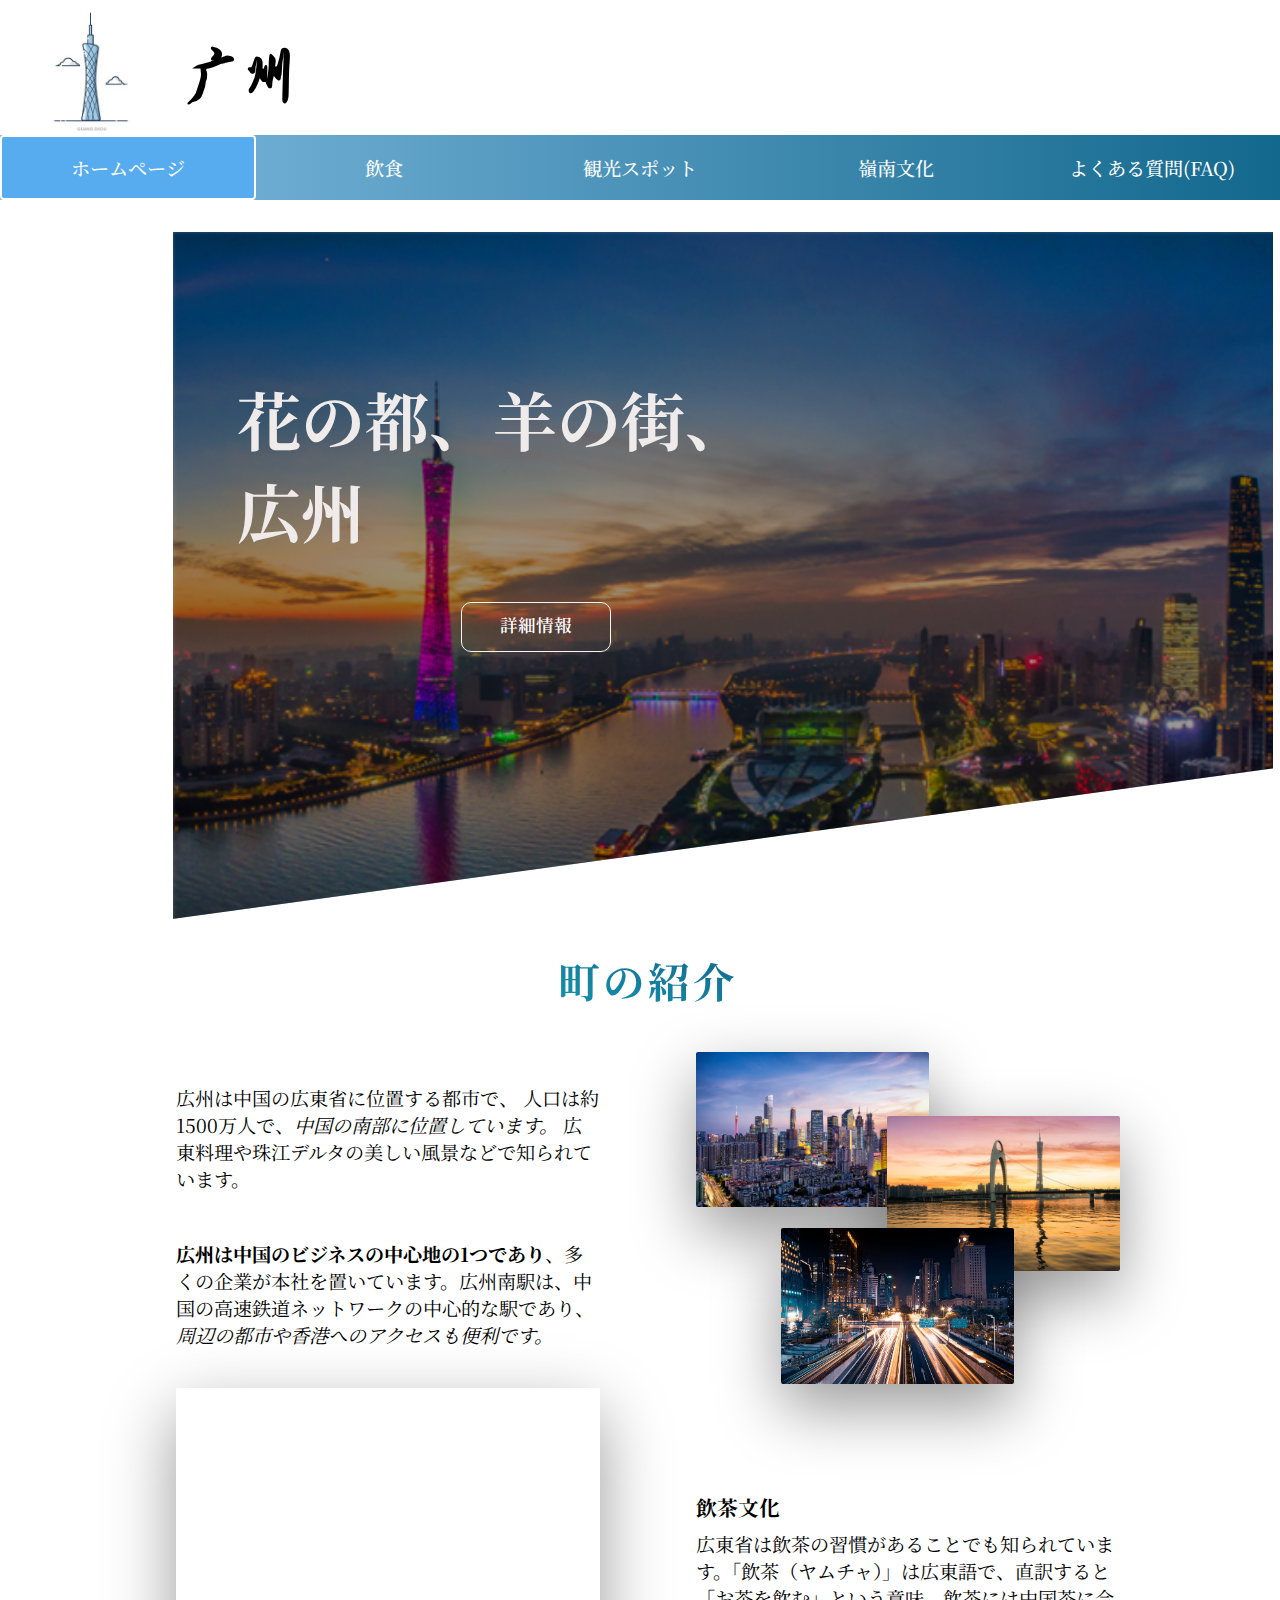
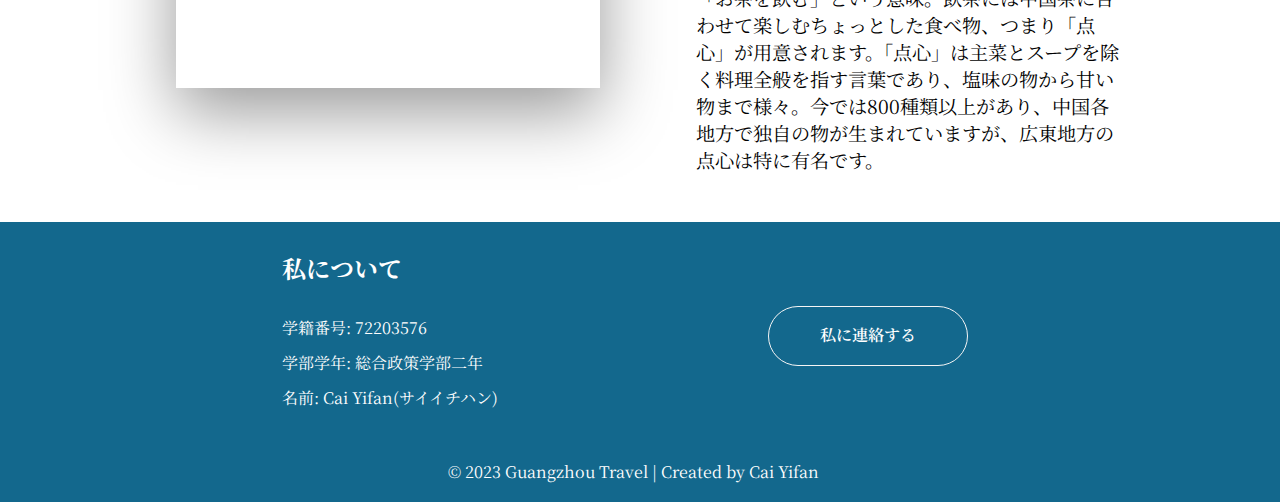
<file: assign/index.html>
<!DOCTYPE html>
<html lang="ja">
<head>
     <meta charset="UTF-8" />
    <meta http-equiv="X-UA-Compatible" content="IE=edge" />
    <meta name="viewport" content="width=device-width, initial-scale=1.0" />
    <meta name="description" content="これは自分の好きな町を紹介するWebページです" />
    <meta name="robots" content="index,follow">
    <meta name="author" content="Cai Yifan" />
    <link rel="stylesheet" href="./style.css">
    <link rel="preconnect" href="https://fonts.googleapis.com">
<link rel="preconnect" href="https://fonts.gstatic.com" crossorigin>
<link href="https://fonts.googleapis.com/css2?family=Noto+Serif+JP:wght@500&family=Zhi+Mang+Xing&display=swap" rel="stylesheet">
    <link rel="icon" href="https://cdn.dribbble.com/users/420263/screenshots/3399171/guangzhou.jpg" />
     <base target="_blank" />
    <title>広州</title>
</head>
<body>
    <header>
        <div class="icon">
            <img src="./iamges/icon2.jpg">
            <h1>广州</h1>
        </div>
    </header>
    <nav>
        <ul>
            <li><a href="./Town.html" target="_self" >ホームページ</a></li>
            <li><a href="#">飲食</a></li>
            <li><a href="./touristSpots.html">観光スポット</a></li>
            <li><a href="#">嶺南文化</a></li>
            <li><a href="./FAQ.html">よくある質問(FAQ)</a></li>
            <div class="slider"></div>
        </ul>
    </nav>
    <div class="image">
        <h3 class="slogan">花の都、羊の街、広州</h3>
        <div class="wapper">
            <img src="./iamges/guangzhouNight.jpg" alt="night scences of guangzhou" />
        </div>
        <a class="btn" href="#intro" target="_self">詳細情報</a>
    </div>
    <main>
    <div class="introduction">
        <h2 id="intro">町の紹介</h2>
    </div>
    <article class="size">
        <div class="row">
            <div class="col-1-of-2">
                <p class="paragraph">
                    広州は中国の広東省に位置する都市で、
                    人口は約1500万人で、<em>中国の南部に位置しています。</em>
                    広東料理や珠江デルタの美しい風景などで知られています。
                </p>
                <p class="paragraph"><strong>広州は中国のビジネスの中心地の1つであり</strong>、多くの企業が本社を置いています。広州南駅は、中国の高速鉄道ネットワークの中心的な駅であり、<em>周辺の都市や香港へのアクセスも便利です。</em></p>
            </div>
            <div class="col-1-of-2">
                <div class="composition">
                    <img src="./iamges/citycentre.jpg" alt="photo1" class="composition_photo composition_photo--p1">
                    <img src="./iamges/river.jpg" alt="photo2" class="composition_photo composition_photo--p2">
                    <img src="./iamges/streetveiw.jpg" alt="photo3" class="composition_photo composition_photo--p3">
                </div>
            </div>
        </div>
        <div class="row2">
            <div class="col-1-of-2 video">
                <iframe 
                src="https://www.youtube.com/embed/YrPeoi7xAcw">
              </iframe>
            </div>
            <div class="col-1-of-2 culture">
                    <h3>飲茶文化</h3>
                <p class="paragraph">広東省は飲茶の習慣があることでも知られています。「飲茶（ヤムチャ）」は広東語で、直訳すると「お茶を飲む」という意味。飲茶には中国茶に合わせて楽しむちょっとした食べ物、つまり「点心」が用意されます。「点心」は主菜とスープを除く料理全般を指す言葉であり、塩味の物から甘い物まで様々。今では800種類以上があり、中国各地方で独自の物が生まれていますが、広東地方の点心は特に有名です。</p>
            </div>
        </div>
    </article>
</main>
<footer>
    <div class="foot">
    <div class="selfintro">
        <h3>私について</h3>
        <p>学籍番号: 72203576</p>
        <p>学部学年: 総合政策学部二年</p>
        <p>名前: Cai Yifan(サイイチハン)</p>
    </div>
    <a href="mailto:caiyifan20010903-sfc-pm@keio.jp" class="contactMe">私に連絡する</a>
    <p class="copyRight">© 2023 Guangzhou Travel | Created by Cai Yifan</p>
    </div>
 </footer>
</body>
</html>
</file>
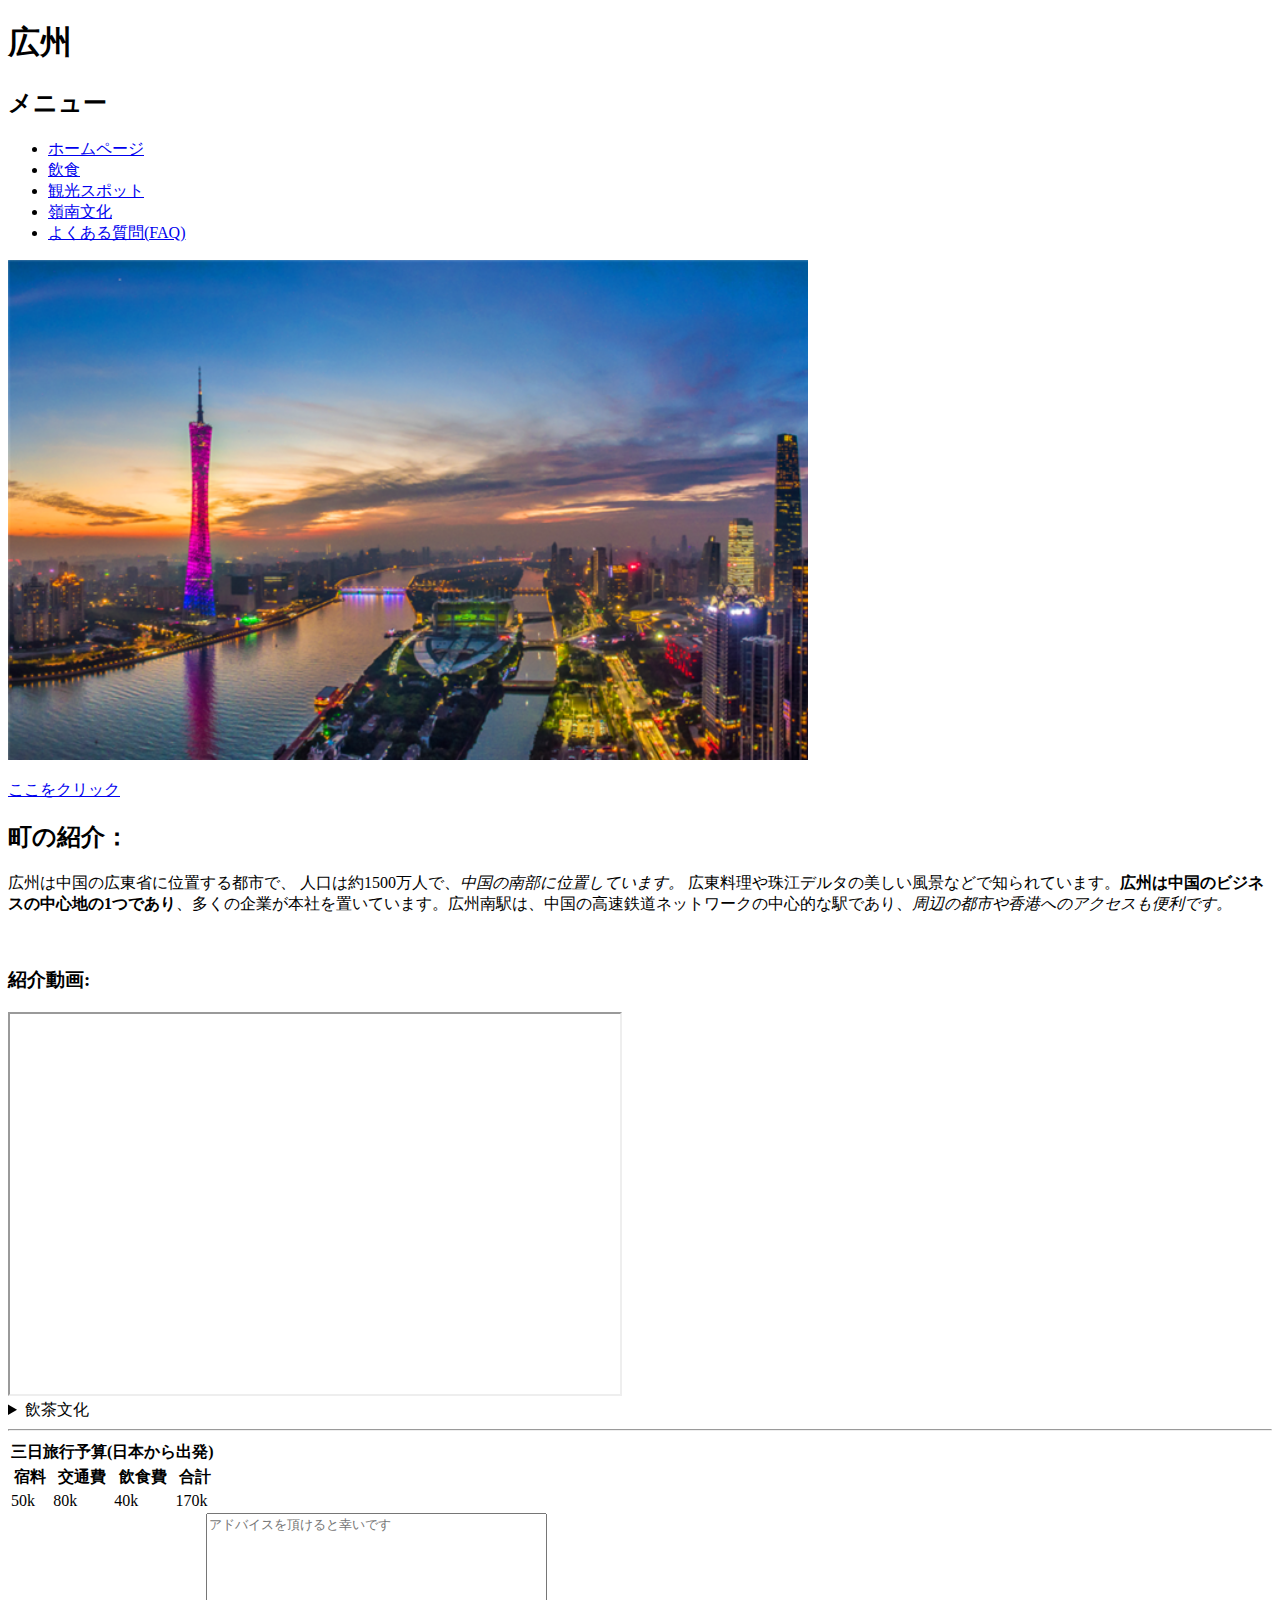
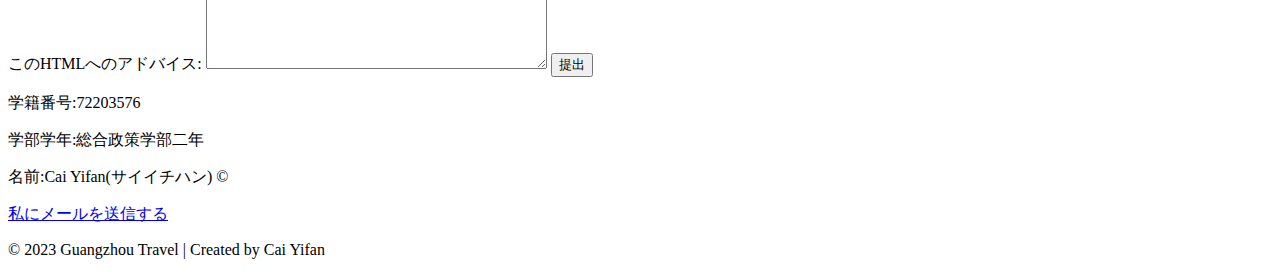
<file: homework/index.html>
<!DOCTYPE html>
<html lang="ja">
<head>
     <meta charset="UTF-8" />
    <meta http-equiv="X-UA-Compatible" content="IE=edge" />
    <meta name="viewport" content="width=device-width, initial-scale=1.0" />
    <meta name="description" content="これは自分の好きな町を紹介するWebページです" />
    <meta name="robots" content="index,follow">
    <meta name="author" content="Cai Yifan" />
    <link rel="icon" href="https://cdn.dribbble.com/users/420263/screenshots/3399171/guangzhou.jpg" />
     <base target="_blank" />
    <title>広州</title>
</head>
<body>
    <header>
    <h1> 広州</h1>
    <h2>メニュー</h2>
    <ul>
        <li><a href="./index.html" target="_self" >ホームページ</a></li>
        <li><a href="#">飲食</a></li>
        <li><a href="./touristSpots.html">観光スポット</a></li>
        <li><a href="#">嶺南文化</a></li>
        <li><a href="./FAQ.html">よくある質問(FAQ)</a></li>
    </ul>
    </header>
    <img width="800" height="500" src="./iamges/guangzhouNight.jpg" alt="night scences of guangzhou" />
    <p><a href="#intro" target="_self">ここをクリック</a></p>
    <main>
    <h2 id="intro">町の紹介：</h2>
    <p>
        広州は中国の広東省に位置する都市で、
        人口は約1500万人で、<em>中国の南部に位置しています。</em>
        広東料理や珠江デルタの美しい風景などで知られています。<strong>広州は中国のビジネスの中心地の1つであり</strong>、多くの企業が本社を置いています。広州南駅は、中国の高速鉄道ネットワークの中心的な駅であり、<em>周辺の都市や香港へのアクセスも便利です。</em>
    </p>
    <br />
    <h3>紹介動画:</h3>
    <iframe width="610" height="380"
       src="https://www.youtube.com/embed/YrPeoi7xAcw">
     </iframe>
        <details>
            <summary>飲茶文化</summary>
            広東省は飲茶の習慣があることでも知られています。「飲茶（ヤムチャ）」は広東語で、直訳すると「お茶を飲む」という意味。飲茶には中国茶に合わせて楽しむちょっとした食べ物、つまり「点心」が用意されます。「点心」は主菜とスープを除く料理全般を指す言葉であり、塩味の物から甘い物まで様々。今では800種類以上があり、中国各地方で独自の物が生まれていますが、広東地方の点心は特に有名です。
        </details>
    <hr />
    <section>
        <div>
            <table>
                <thead>
                    <tr>
                        <th colspan="4">三日旅行予算(日本から出発)</th>
                    </tr>
                    <tr>
                        <th>宿料</th>
                        <th>交通費</th>
                        <th>飲食費</th>
                        <th>合計</th>
                    </tr>
                </thead>
                <tbody>
                    <tr>
                        <td>50k</td>
                        <td>80k</td>
                        <td>40k</td>
                        <td>170k</td>
                    </tr>
                </tbody>
            </table>
        </div>
    </section>
    <label for="suggestion">このHTMLへのアドバイス:</label>
    <textarea name="suggestion" id="suggestion" cols="40" rows="10" placeholder="アドバイスを頂けると幸いです"></textarea>
    <button>提出</button>
</main>
<footer>
    <p>学籍番号:72203576</p>
    <p>学部学年:総合政策学部二年</p>
    <p>名前:Cai Yifan(サイイチハン) &#169;</p>
    <a href="mailto:caiyifan20010903-sfc-pm@keio.jp">私にメールを送信する</a>
    <p>© 2023 Guangzhou Travel | Created by Cai Yifan</p>
 </footer>
</body>
</html>
</file>
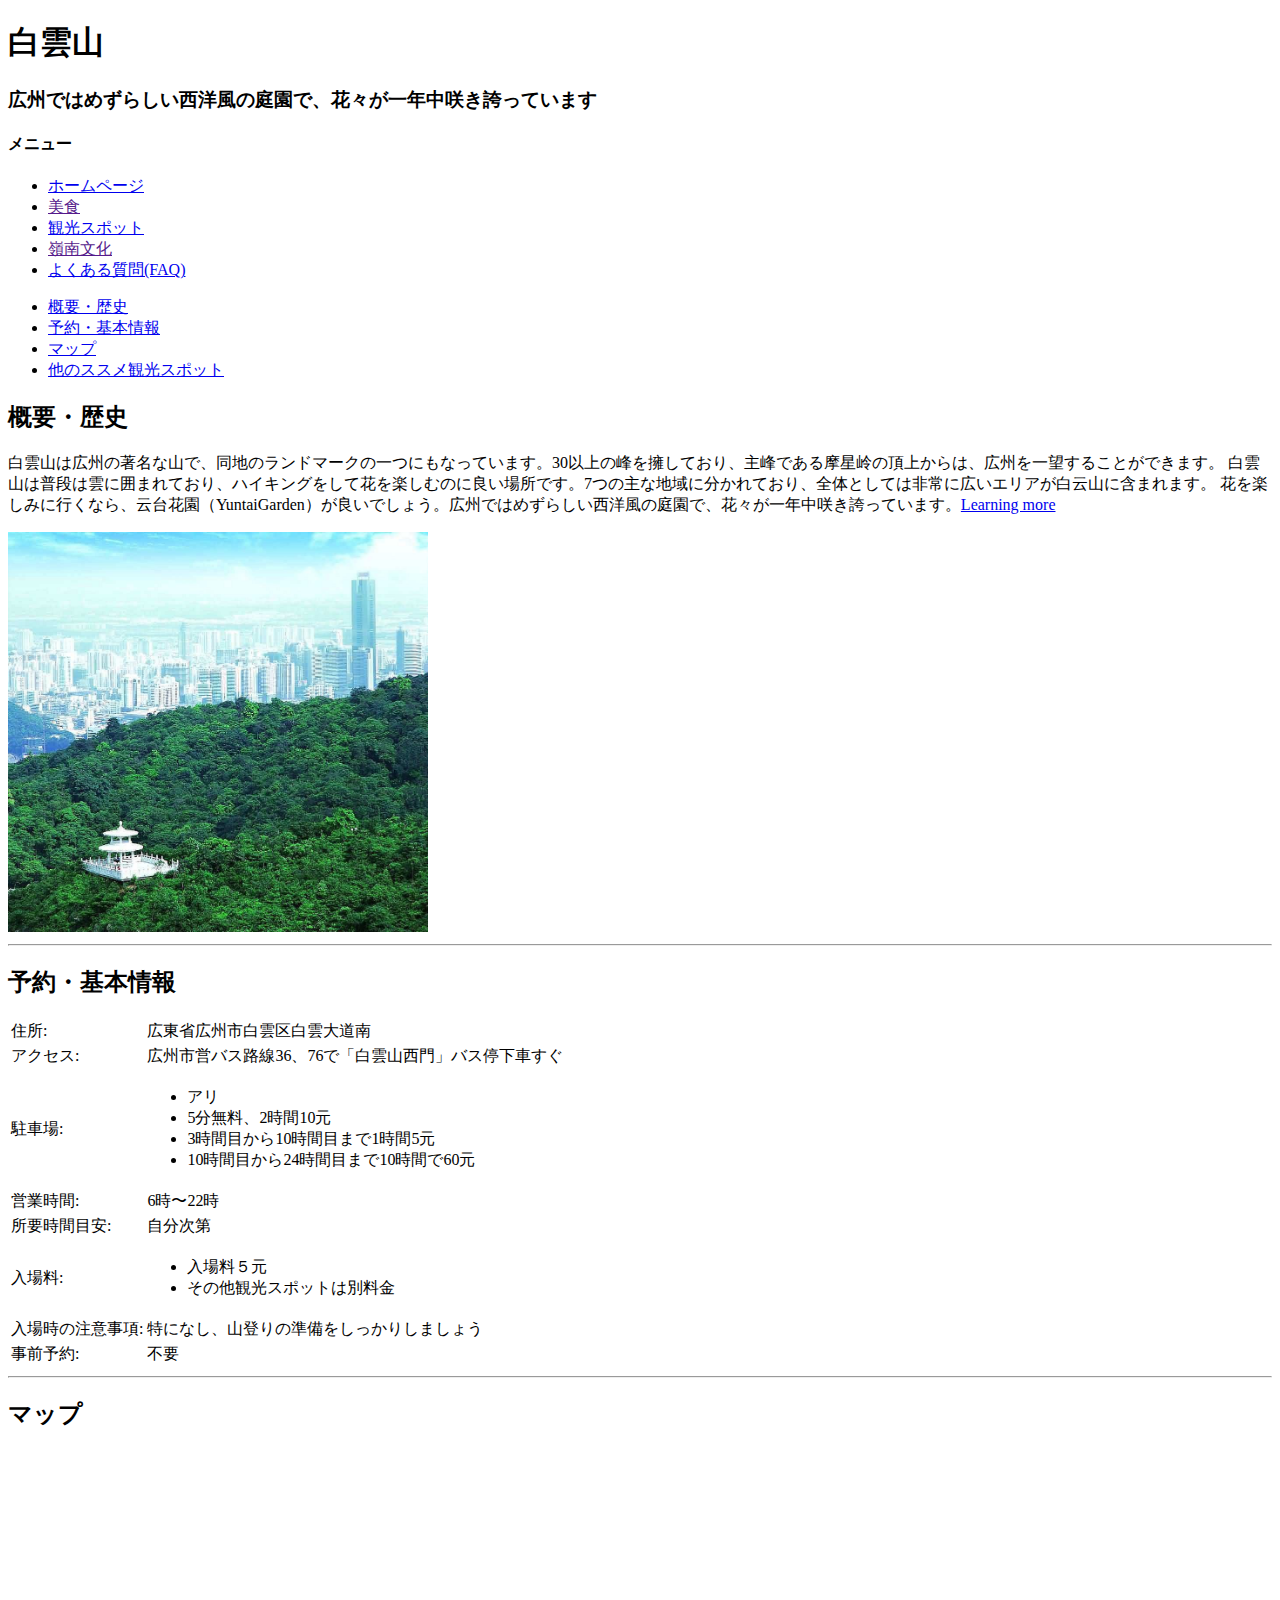
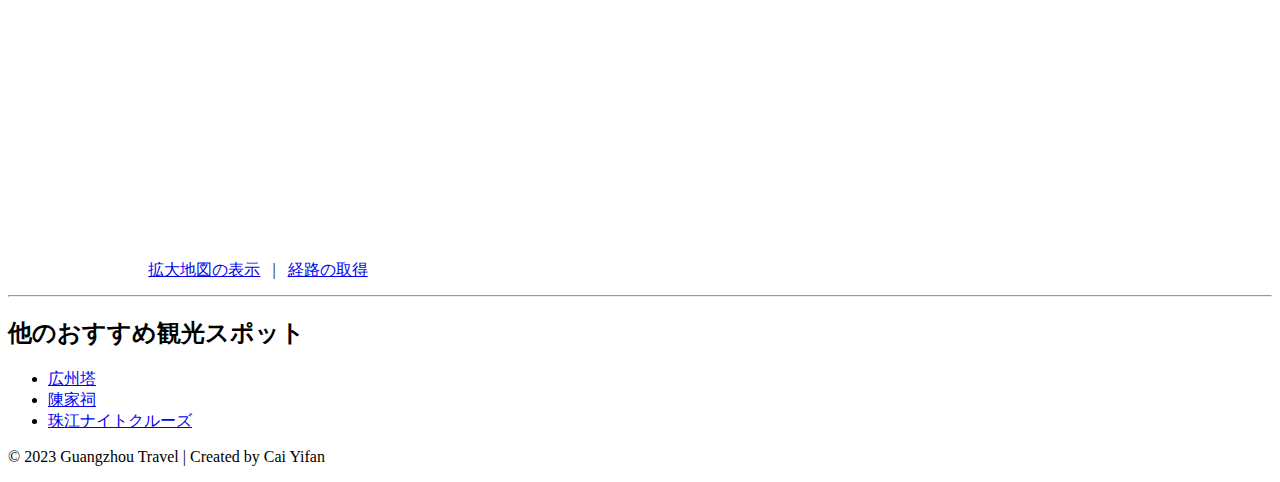
<file: assign/baiYunMountain.html>
<!DOCTYPE html>
<html lang="ja">
<head>
    <meta charset="UTF-8">
    <meta http-equiv="X-UA-Compatible" content="IE=edge">
    <meta name="viewport" content="width=device-width, initial-scale=1.0">
    <meta name="description" content="Discovering the Famous Tourist Spots in Guangzhou">
    <meta name="robots" content="index,follow">
    <meta name="author" content="Cai Yifan">
    <link rel="icon" href="https://cdn.dribbble.com/users/420263/screenshots/3399171/guangzhou.jpg">
    <base target="_blank">
    <title>白雲山</title>
</head>
<body>
    <header>
        <h1>白雲山</h1>
        <h3>広州ではめずらしい西洋風の庭園で、花々が一年中咲き誇っています</h3>
        <nav>
            <h4>メニュー</h4>
            <ul>
                <li><a href="./Town.html" >ホームページ</a></li>
                <li><a href="">美食</a></li>
                <li><a href="./touristSpots.html">観光スポット</a></li>
                <li><a href="">嶺南文化</a></li>
                <li><a href="./FAQ.html">よくある質問(FAQ)</a></li>
            </ul>
        </nav>
        <div>
            <ul>
                <li><a href="#summary" target="_self">概要・歴史</a></li>
                <li><a href="#reservation" target="_self">予約・基本情報</a></li>
                <li><a href="#map" target="_self">マップ</a></li>
                <li><a href="#otherRecommend" target="_self">他のススメ観光スポット</a></li>
            </ul>
        </div>
    </header>
    <main>
        <section id="summary">
            <h2>概要・歴史</h2>
            <p>白雲山は広州の著名な山で、同地のランドマークの一つにもなっています。30以上の峰を擁しており、主峰である摩星岭の頂上からは、広州を一望することができます。
                白雲山は普段は雲に囲まれており、ハイキングをして花を楽しむのに良い場所です。7つの主な地域に分かれており、全体としては非常に広いエリアが白云山に含まれます。
                花を楽しみに行くなら、云台花園（YuntaiGarden）が良いでしょう。広州ではめずらしい西洋風の庭園で、花々が一年中咲き誇っています。<a href="https://baiyunshan.com.cn/bysry/index.shtml">Learning more</a>
            </p>
            <img width="420" height="400" src="./iamges/baiYunMountain.jpg" alt="chenClanAcademy" />
        </section>
        <hr />
        <section id="reservation">
            <h2>予約・基本情報</h2>
            <table>
                <tr>
                    <td>住所:</td>
                    <td>広東省広州市白雲区白雲大道南</td>
                </tr>
                <tr>
                    <td>アクセス:</td>
                    <td>広州市営バス路線36、76で「白雲山西門」バス停下車すぐ</td>
                </tr>
                <tr>
                    <td>駐車場:</td>
                    <td colspan="col">
                        <ul>
                            <li>アリ</li>
                            <li>5分無料、2時間10元</li>
                            <li>3時間目から10時間目まで1時間5元</li>
                            <li>10時間目から24時間目まで10時間で60元</li>
                        </ul>
                    </td>
                </tr>
                <tr>
                    <td>営業時間:</td>
                    <td>6時〜22時</td>
                </tr>
                <tr>
                    <td>所要時間目安:</td>
                    <td>自分次第</td>
                </tr>
                <tr>
                    <td>入場料:</td>
                    <td>
                        <ul>
                            <li>入場料５元</li>
                            <li>その他観光スポットは別料金</li>
                        </ul>
                    </td>
                </tr>
                <tr>
                    <td>入場時の注意事項:</td>
                    <td>特になし、山登りの準備をしっかりしましょう</td>
                </tr>
                <tr>
                    <td>事前予約:</td>
                    <td>不要</td>
                </tr>
            </table>
        </section>
        <hr />
        <section id="map">
            <h2>マップ</h2>
            <div>
                <iframe width="500" height="400" frameborder="0" src="https://www.bing.com/maps/embed?h=400&w=500&cp=23.182996562725023~113.28644138407776&lvl=14.187250829938417&typ=d&sty=r&src=SHELL&FORM=MBEDV8" scrolling="no">
                </iframe>
                <div style="white-space: nowrap; text-align: center; width: 500px; padding: 6px 0;">
                   <a id="largeMapLink" target="_blank" href="https://www.bing.com/maps?cp=23.182996562725023~113.28644138407776&amp;sty=r&amp;lvl=14.187250829938417&amp;FORM=MBEDLD">拡大地図の表示</a> &nbsp; | &nbsp;
                   <a id="dirMapLink" target="_blank" href="https://www.bing.com/maps/directions?cp=23.182996562725023~113.28644138407776&amp;sty=r&amp;lvl=14.187250829938417&amp;rtp=~pos.23.182996562725023_113.28644138407776____&amp;FORM=MBEDLD">経路の取得</a>
               </div>
           </div>
        </section>
        <hr />
        <section id="otherRecommend">
            <h2>他のおすすめ観光スポット</h2>
            <ul>
                <li><a href="./chenClanAcademy.html">広州塔</a></li>
                <li><a href="./chenClanAcademy.html">陳家祠</a></li>
                <li><a href="./pearlRiver.html">珠江ナイトクルーズ</a></li>
            </ul>
        </section>
    </main>
    <footer>
        <p>© 2023 Guangzhou Travel | Created by Cai Yifan</p>
    </footer>
</body>
</html>
</file>
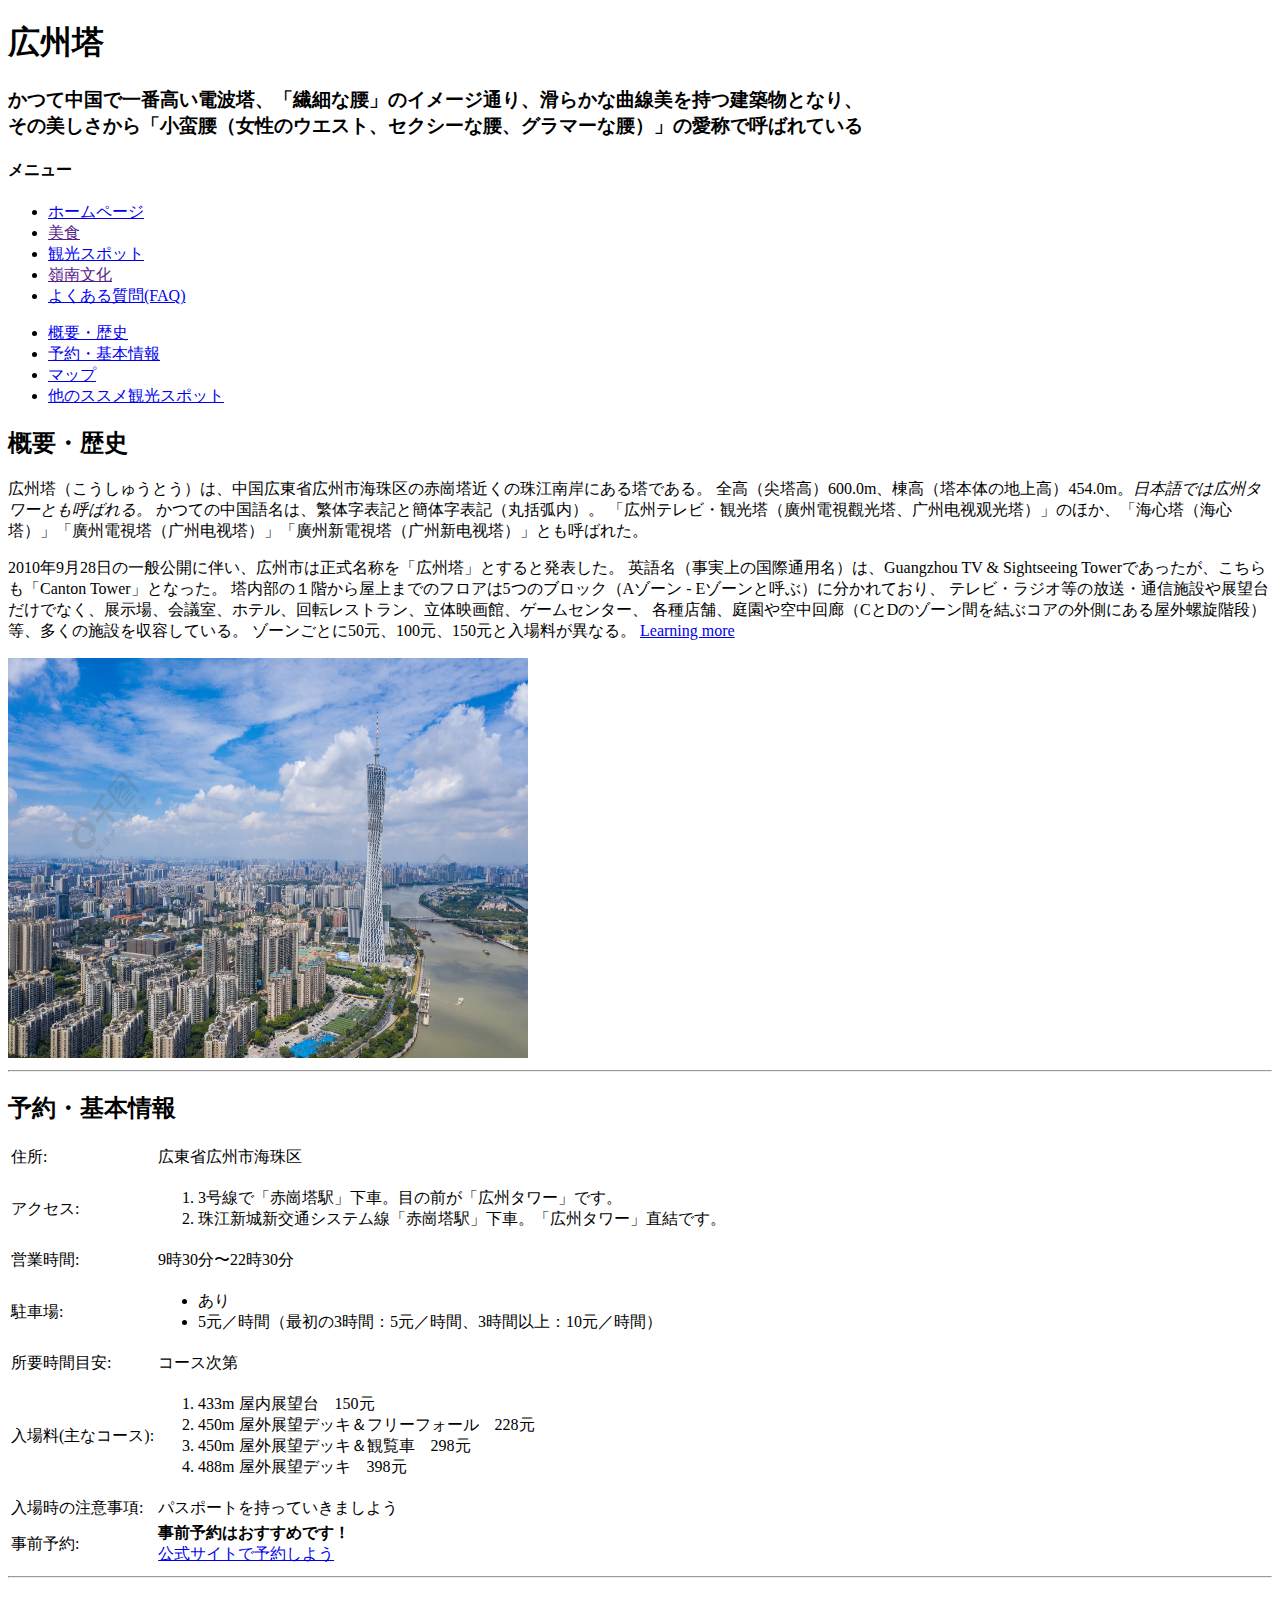
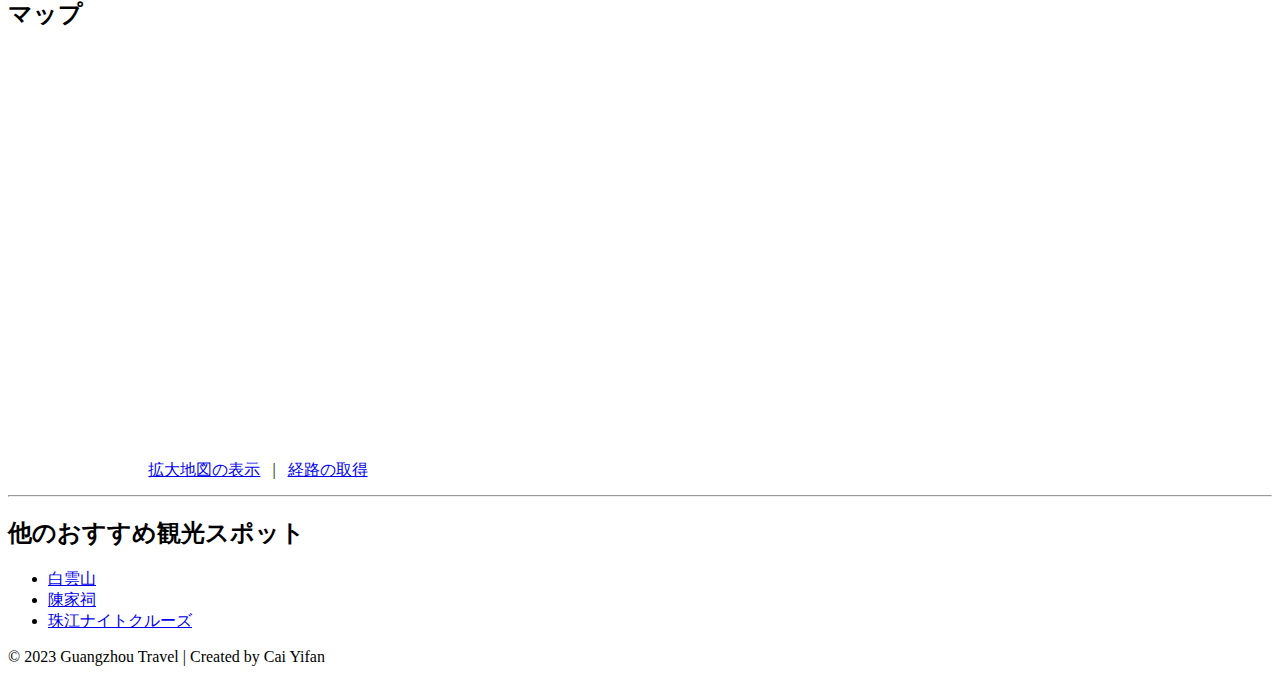
<file: assign/canTonTower.html>
<!DOCTYPE html>
<html lang="ja">
<head>
    <meta charset="UTF-8">
    <meta http-equiv="X-UA-Compatible" content="IE=edge">
    <meta name="viewport" content="width=device-width, initial-scale=1.0">
    <meta name="description" content="Discovering the Famous Tourist Spots in Guangzhou">
    <meta name="robots" content="index,follow">
    <meta name="author" content="Cai Yifan">
    <link rel="icon" href="https://cdn.dribbble.com/users/420263/screenshots/3399171/guangzhou.jpg">
    <base target="_blank">
    <title>広州タワー</title>
</head>
<body>
    <header>
        <h1>広州塔</h1>
        <h3>かつて中国で一番高い電波塔、「繊細な腰」のイメージ通り、滑らかな曲線美を持つ建築物となり、<br />
            その美しさから「小蛮腰（女性のウエスト、セクシーな腰、グラマーな腰）」の愛称で呼ばれている</h3>
        <nav>
            <h4>メニュー</h4>
            <ul>
                <li><a href="./Town.html">ホームページ</a></li>
                <li><a href="">美食</a></li>
                <li><a href="./touristSpots.html">観光スポット</a></li>
                <li><a href="">嶺南文化</a></li>
                <li><a href="./FAQ.html">よくある質問(FAQ)</a></li>
            </ul>
        </nav>
        <div>
            <ul>
                <li><a href="#summary" target="_self">概要・歴史</a></li>
                <li><a href="#reservation" target="_self">予約・基本情報</a></li>
                <li><a href="#map" target="_self">マップ</a></li>
                <li><a href="#otherRecommend" target="_self">他のススメ観光スポット</a></li>
            </ul>
        </div>
    </header>
    <main>
        <section id="summary">
            <h2>概要・歴史</h2>
            <P>広州塔（こうしゅうとう）は、中国広東省広州市海珠区の赤崗塔近くの珠江南岸にある塔である。
                全高（尖塔高）600.0m、棟高（塔本体の地上高）454.0m。<em>日本語では広州タワーとも呼ばれる。</em>
                かつての中国語名は、繁体字表記と簡体字表記（丸括弧内）。
                「広州テレビ・観光塔（廣州電視觀光塔、广州电视观光塔）」のほか、「海心塔（海心塔）」「廣州電視塔（广州电视塔）」「廣州新電視塔（广州新电视塔）」とも呼ばれた。
            </P>
            <p>2010年9月28日の一般公開に伴い、広州市は正式名称を「広州塔」とすると発表した。
            英語名（事実上の国際通用名）は、Guangzhou TV & Sightseeing Towerであったが、こちらも「Canton Tower」となった。
            塔内部の１階から屋上までのフロアは5つのブロック（Aゾーン - Eゾーンと呼ぶ）に分かれており、
            テレビ・ラジオ等の放送・通信施設や展望台だけでなく、展示場、会議室、ホテル、回転レストラン、立体映画館、ゲームセンター、
            各種店舗、庭園や空中回廊（CとDのゾーン間を結ぶコアの外側にある屋外螺旋階段）等、多くの施設を収容している。
            ゾーンごとに50元、100元、150元と入場料が異なる。 <a href="https://www.cantontower.com/en/#page2">Learning more</a>
            </p>
            <img width="520" height="400" src="./iamges/cantonTower.jpg" alt="chenClanAcademy" />
        </section>
        <hr />
        <section id="reservation">
            <h2>予約・基本情報</h2>
            <table>
                <tr>
                    <td>住所:</td>
                    <td>広東省広州市海珠区</td>
                </tr>
                <tr>
                    <td>アクセス:</td>
                    <td>
                        <ol>
                            <li>3号線で「赤崗塔駅」下車。目の前が「広州タワー」です。</li>
                            <li>珠江新城新交通システム線「赤崗塔駅」下車。「広州タワー」直結です。</li>
                        </ol>
                    </td>
                </tr>
                <tr>
                    <td>営業時間:</td>
                    <td>9時30分〜22時30分</td>
                </tr>
                <tr>
                    <td>駐車場:</td>
                    <td>
                        <uL>
                            <li>あり</li>
                            <li>5元／時間（最初の3時間：5元／時間、3時間以上：10元／時間）</li>
                        </uL>
                    </td>
                </tr>
                <tr>
                    <td>所要時間目安:</td>
                    <td>コース次第</td>
                </tr>
                <tr>
                    <td>入場料(主なコース):</td>
                    <td>
                        <ol>
                            <li>433m 屋内展望台　150元</li>
                            <li>450m 屋外展望デッキ＆フリーフォール　228元</li>
                            <li>450m 屋外展望デッキ＆観覧車　298元</li>
                            <li>488m 屋外展望デッキ　398元</li>
                        </ol>
                    </td>
                </tr>
                <tr>
                    <td>入場時の注意事項:</td>
                    <td>パスポートを持っていきましよう</td>
                </tr>
                <tr>
                    <td>事前予約:</td>
                    <td>
                        <strong>事前予約はおすすめです！</strong><br />
                        <a href="https://mallpc.cantontower.com/ticket">公式サイトで予約しよう</a></td>
                </tr>
            </table>
        </section>
        <hr />
        <section id="map">
            <h2>マップ</h2>
            <div>
                <iframe width="500" height="400" frameborder="0" src="https://www.bing.com/maps/embed?h=400&w=500&cp=23.105498690876914~113.32413397387973&lvl=16.277522467552735&typ=d&sty=r&src=SHELL&FORM=MBEDV8" scrolling="no">
                </iframe>
                <div style="white-space: nowrap; text-align: center; width: 500px; padding: 6px 0;">
                   <a id="largeMapLink" target="_blank" href="https://www.bing.com/maps?cp=23.105498690876914~113.32413397387973&amp;sty=r&amp;lvl=16.277522467552735&amp;FORM=MBEDLD">拡大地図の表示</a> &nbsp; | &nbsp;
                   <a id="dirMapLink" target="_blank" href="https://www.bing.com/maps/directions?cp=23.105498690876914~113.32413397387973&amp;sty=r&amp;lvl=16.277522467552735&amp;rtp=~pos.23.105498690876914_113.32413397387973____&amp;FORM=MBEDLD">経路の取得</a>
               </div>
           </div>
        </section>
        <hr />
        <section id="otherRecommend">
            <h2>他のおすすめ観光スポット</h2>
            <ul>
                <li><a href="./baiYunMountain.html">白雲山</a></li>
                <li><a href="./chenClanAcademy.html">陳家祠</a></li>
                <li><a href="./pearlRiver.html">珠江ナイトクルーズ</a></li>
            </ul>
        </section>
    </main>
    <footer>
        <p>© 2023 Guangzhou Travel | Created by Cai Yifan</p>
    </footer>
</body>
</html>
</file>
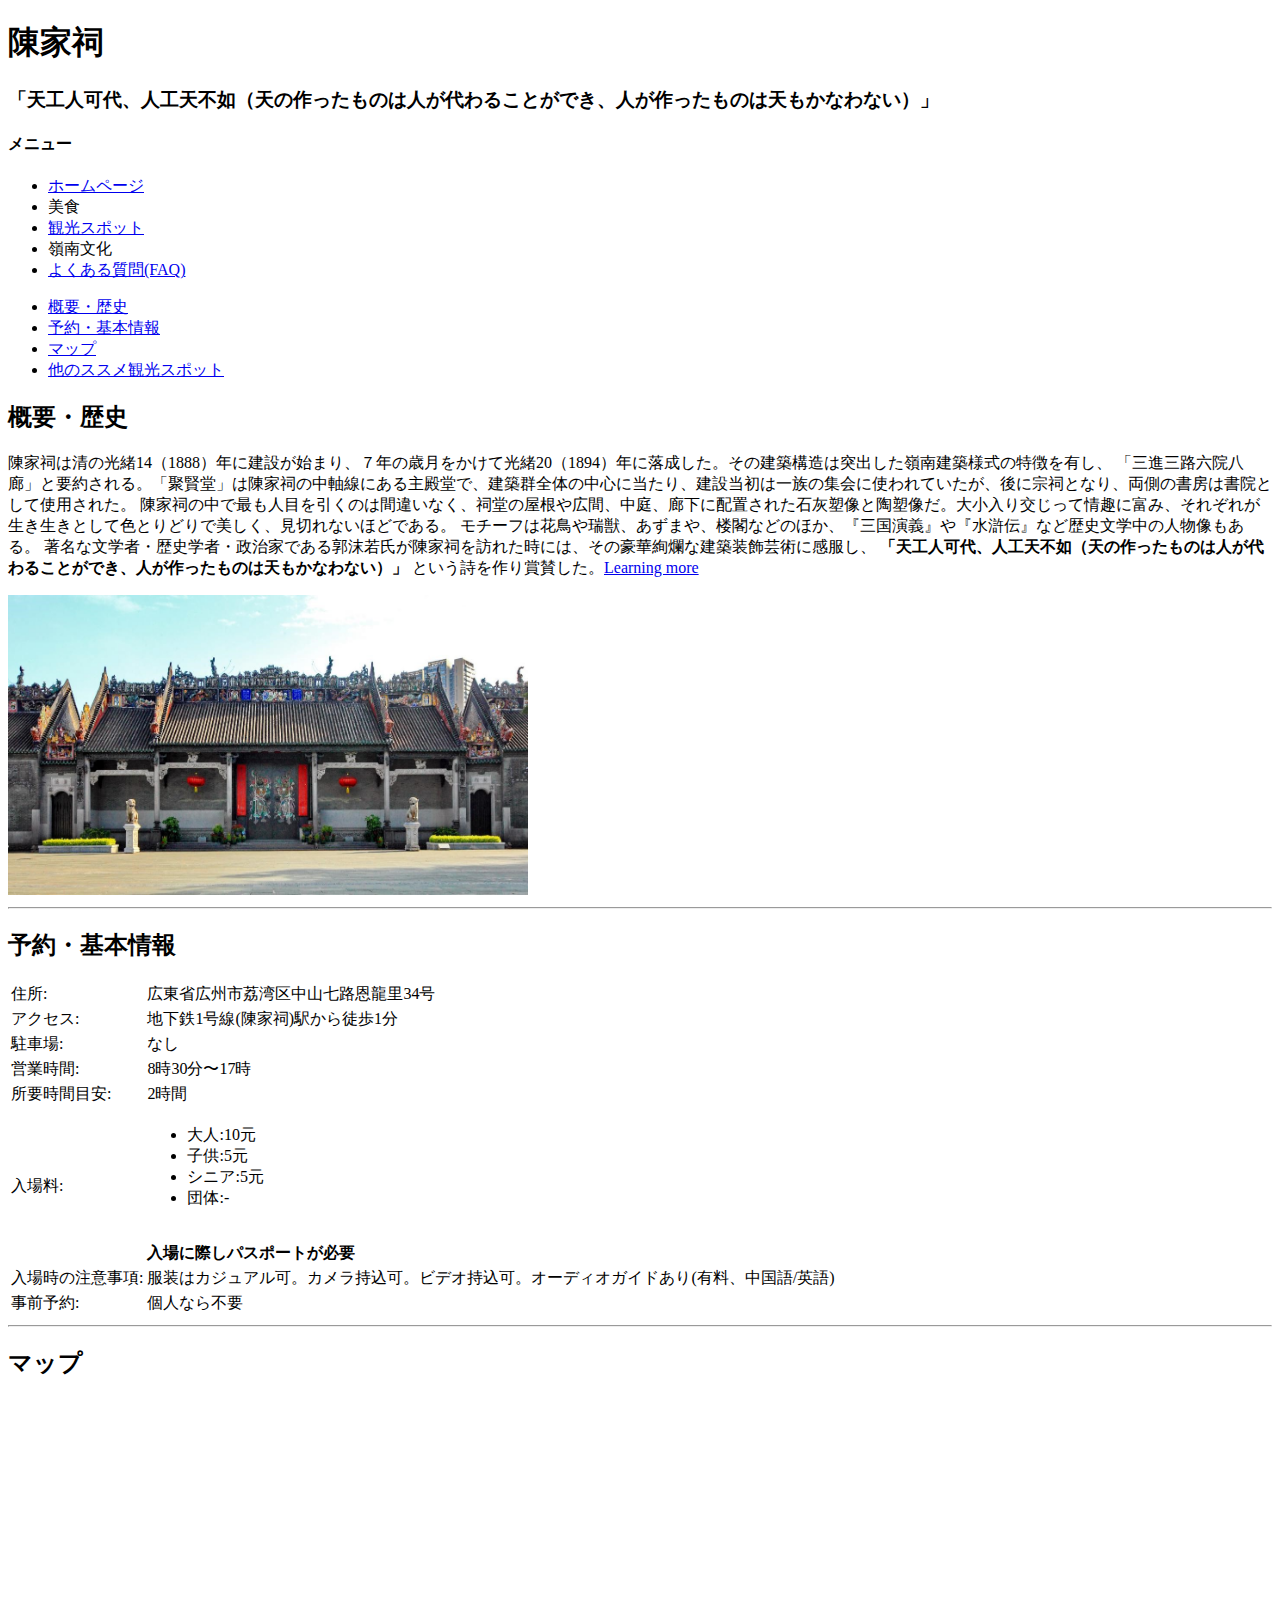
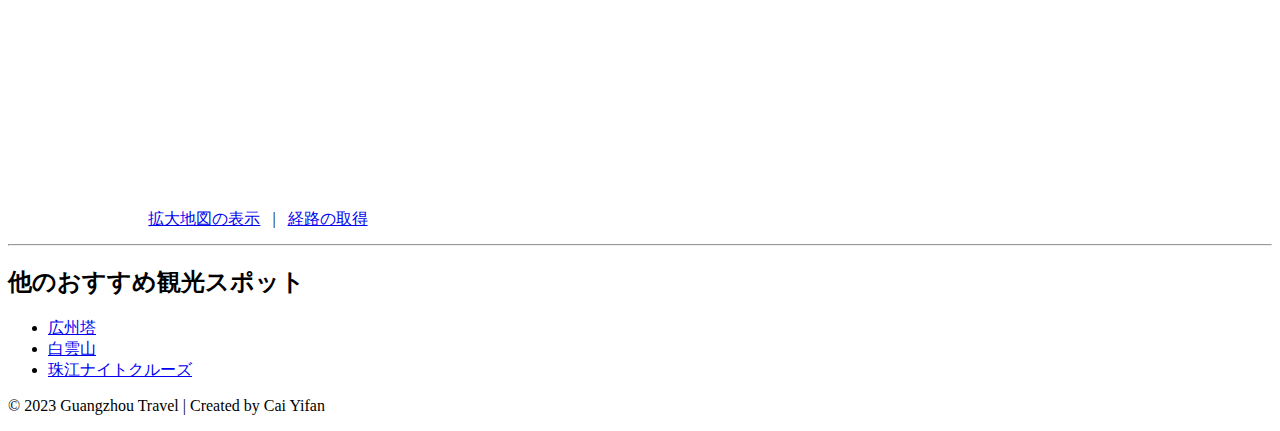
<file: assign/chenClanAcademy.html>
<!DOCTYPE html>
<html lang="ja">
<head>
    <meta charset="UTF-8">
    <meta http-equiv="X-UA-Compatible" content="IE=edge">
    <meta name="viewport" content="width=device-width, initial-scale=1.0">
    <meta name="description" content="Discovering the Famous Tourist Spots in Guangzhou">
    <meta name="robots" content="index,follow">
    <meta name="author" content="Cai Yifan">
    <link rel="icon" href="https://cdn.dribbble.com/users/420263/screenshots/3399171/guangzhou.jpg">
    <base target="_blank">
    <title>陳家祠</title>
</head>
<body>
    <header>
        <h1>陳家祠</h1>
        <h3>「天工人可代、人工天不如（天の作ったものは人が代わることができ、人が作ったものは天もかなわない）」</h3>
        <nav>
            <h4>メニュー</h4>
            <ul>
                <li><a href="./Town.html" >ホームページ</a></li>
                <li>美食</li>
                <li><a href="./touristSpots.html">観光スポット</a></li>
                <li>嶺南文化</li>
                <li><a href="./FAQ.html">よくある質問(FAQ)</a></li>
            </ul>
        </nav>
        <div>
            <ul>
                <li><a href="#summary" target="_self">概要・歴史</a></li>
                <li><a href="#reservation" target="_self">予約・基本情報</a></li>
                <li><a href="#map" target="_self">マップ</a></li>
                <li><a href="#otherRecommend" target="_self">他のススメ観光スポット</a></li>
            </ul>
        </div>
    </header>
    <main>
        <section id="summary">
            <h2>概要・歴史</h2>
            陳家祠は清の光緒14（1888）年に建設が始まり、７年の歳月をかけて光緒20（1894）年に落成した。その建築構造は突出した嶺南建築様式の特徴を有し、
                「三進三路六院八廊」と要約される。「聚賢堂」は陳家祠の中軸線にある主殿堂で、建築群全体の中心に当たり、建設当初は一族の集会に使われていたが、後に宗祠となり、両側の書房は書院として使用された。
                陳家祠の中で最も人目を引くのは間違いなく、祠堂の屋根や広間、中庭、廊下に配置された石灰塑像と陶塑像だ。大小入り交じって情趣に富み、それぞれが生き生きとして色とりどりで美しく、見切れないほどである。
                モチーフは花鳥や瑞獣、あずまや、楼閣などのほか、『三国演義』や『水滸伝』など歴史文学中の人物像もある。
                著名な文学者・歴史学者・政治家である郭沫若氏が陳家祠を訪れた時には、その豪華絢爛な建築装飾芸術に感服し、
                <strong>「天工人可代、人工天不如（天の作ったものは人が代わることができ、人が作ったものは天もかなわない）」</strong>
                という詩を作り賞賛した。<a href="http://www.peopleschina.com/zhuanti/2016-04/15/content_719401.htm">Learning more</a>
            </p>
            <img width="520" height="300" src="./iamges/chenClanAcademy.jpg" alt="chenClanAcademy" />
        </section>
        <hr />
        <section id="reservation">
            <h2>予約・基本情報</h2>
            <table>
                <tr>
                    <td>住所:</td>
                    <td>広東省広州市荔湾区中山七路恩龍里34号</td>
                </tr>
                <tr>
                    <td>アクセス:</td>
                    <td>地下鉄1号線(陳家祠)駅から徒歩1分</td>
                </tr>
                <tr>
                    <td>駐車場:</td>
                    <td>なし</td>
                </tr>
                <tr>
                    <td>営業時間:</td>
                    <td>8時30分〜17時</td>
                </tr>
                <tr>
                    <td>所要時間目安:</td>
                    <td>2時間</td>
                </tr>
                <tr>
                    <td>入場料:</td>
                    <td>
                        <ul>
                            <li>大人:10元</li>
                            <li>子供:5元</li>
                            <li>シニア:5元</li>
                            <li>団体:-</li>
                        </ul>
                        <br /><strong>入場に際しパスポートが必要</strong></td>
                </tr>
                <tr>
                    <td>入場時の注意事項:</td>
                    <td>服装はカジュアル可。カメラ持込可。ビデオ持込可。オーディオガイドあり(有料、中国語/英語)</td>
                </tr>
                <tr>
                    <td>事前予約:</td>
                    <td>個人なら不要</td>
                </tr>
            </table>
        </section>
        <hr />
        <section id="map">
            <h2>マップ</h2>
            <div>
                <iframe width="500" height="400" frameborder="0" src="https://www.bing.com/maps/embed?h=400&w=500&cp=23.126928345113953~113.24422089880841&lvl=16.439999999999998&typ=d&sty=r&src=SHELL&FORM=MBEDV8" scrolling="no">
                </iframe>
                <div style="white-space: nowrap; text-align: center; width: 500px; padding: 6px 0;">
                   <a id="largeMapLink" target="_blank" href="https://www.bing.com/maps?cp=23.126928345113953~113.24422089880841&amp;sty=r&amp;lvl=16.439999999999998&amp;FORM=MBEDLD">拡大地図の表示</a> &nbsp; | &nbsp;
                   <a id="dirMapLink" target="_blank" href="https://www.bing.com/maps/directions?cp=23.126928345113953~113.24422089880841&amp;sty=r&amp;lvl=16.439999999999998&amp;rtp=~pos.23.126928345113953_113.24422089880841____&amp;FORM=MBEDLD">経路の取得</a>
               </div>
           </div>
        </section>
        <hr />
        <section id="otherRecommend">
            <h2>他のおすすめ観光スポット</h2>
            <ul>
                <li><a href="./canTonTower.html">広州塔</a></li>
                <li><a href="./baiYunMountain.html">白雲山</a></li>
                <li><a href="./pearlRiver.html">珠江ナイトクルーズ</a></li>
            </ul>
        </section>
    </main>
    <footer>
        <p>© 2023 Guangzhou Travel | Created by Cai Yifan</p>
    </footer>
</body>
</html>
</file>
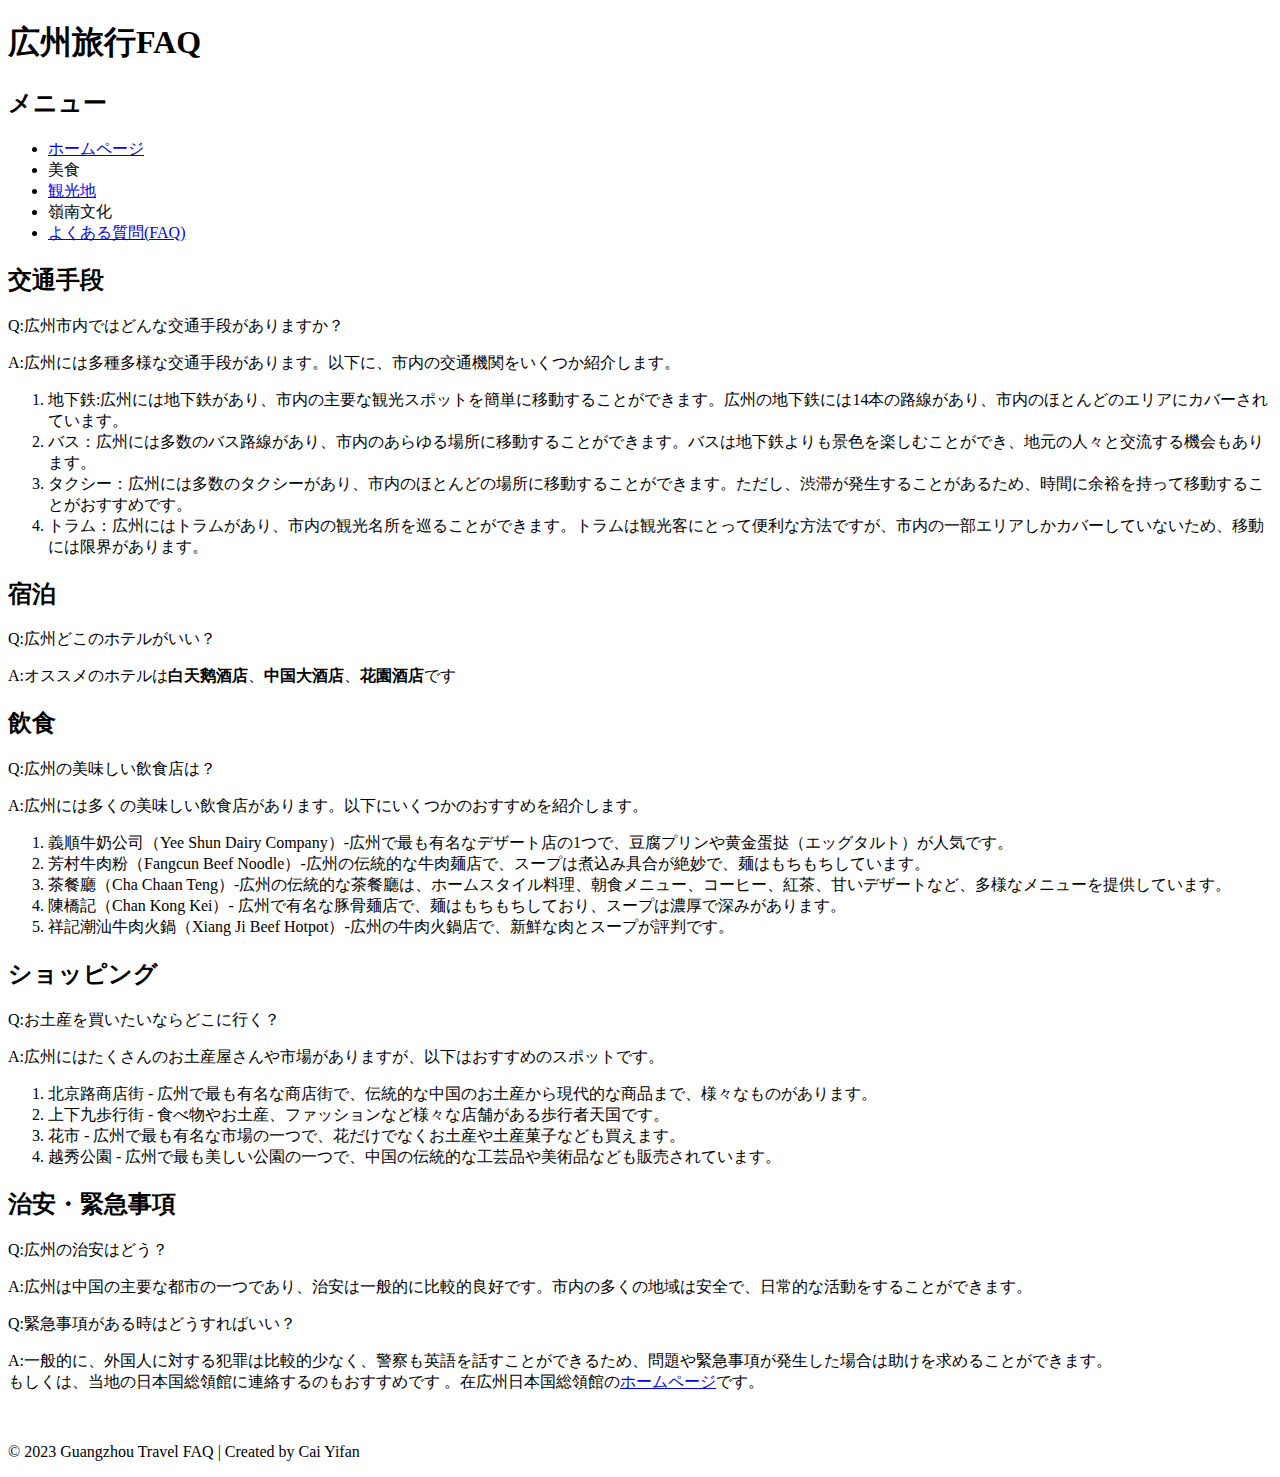
<file: assign/FAQ.html>
<!DOCTYPE html>
<html lang="ja">
<head>
    <meta charset="UTF-8" />
    <meta http-equiv="X-UA-Compatible" content="IE=edge" />
    <meta name="viewport" content="width=device-width, initial-scale=1.0" />
    <meta name="description" content="Guangzhou Travel FAQ - Your guide to exploring the city" />
    <meta name="robots" content="index,follow">
    <meta name="author" content="Cai Yifan" />
    <link rel="icon" href="https://cdn.dribbble.com/users/420263/screenshots/3399171/guangzhou.jpg" />
    <base target=”_blank” />
    <title>広州旅行FAQ</title>
</head>
<body>
    <header>
        <h1>広州旅行FAQ</h1>
        <nav>
            <h2>メニュー</h2>
            <ul>
                <li><a href="./Town.html" >ホームページ</a></li>
                <li>美食</li>
                <li><a href="./touristSpots.html">観光地</a></li>
                <li>嶺南文化</li>
                <li><a href="./FAQ.html" target="_self">よくある質問(FAQ)</a></li>
            </ul>
        </nav>
    </header>
    <main>
        <section class="getting-there">
            <div class="QandA">
                <h2>交通手段</h2>
                <div class="Q">
                    <p>Q:広州市内ではどんな交通手段がありますか？</p>
                </div>  
                <div class="A">
                    <p>A:広州には多種多様な交通手段があります。以下に、市内の交通機関をいくつか紹介します。</p>
                    <ol>
                        <li>地下鉄:広州には地下鉄があり、市内の主要な観光スポットを簡単に移動することができます。広州の地下鉄には14本の路線があり、市内のほとんどのエリアにカバーされています。</li>
                        <li>バス：広州には多数のバス路線があり、市内のあらゆる場所に移動することができます。バスは地下鉄よりも景色を楽しむことができ、地元の人々と交流する機会もあります。</li>
                        <li>タクシー：広州には多数のタクシーがあり、市内のほとんどの場所に移動することができます。ただし、渋滞が発生することがあるため、時間に余裕を持って移動することがおすすめです。</li>
                        <li>トラム：広州にはトラムがあり、市内の観光名所を巡ることができます。トラムは観光客にとって便利な方法ですが、市内の一部エリアしかカバーしていないため、移動には限界があります。
                        </li>
                    </ol>
                </div>
            </div>
            </div>
        </section>
        <section class="accommodation">
        <div class="QandA">
            <div>
                <h2>宿泊</h2> 
            </div>
            <div class="Q">
                <p>Q:広州どこのホテルがいい？</p>
            </div>
            <div class="A">
                <p>A:オススメのホテルは<strong>白天鹅酒店</strong>、<strong>中国大酒店</strong>、<strong>花園酒店</strong>です</p>
            </div>
        </div>
        </section>
        <section class="food-and-drink">
            <div class="QandA">
                <h2>飲食</h2>
                <div class="Q">
                    <p>Q:広州の美味しい飲食店は？</p>
                </div>
                <div class="A">
                    <p>A:広州には多くの美味しい飲食店があります。以下にいくつかのおすすめを紹介します。</p>
                    <ol>
                        <li>義順牛奶公司（Yee Shun Dairy Company）-広州で最も有名なデザート店の1つで、豆腐プリンや黄金蛋挞（エッグタルト）が人気です。</li>
                        <li>芳村牛肉粉（Fangcun Beef Noodle）-広州の伝統的な牛肉麺店で、スープは煮込み具合が絶妙で、麺はもちもちしています。</li>
                        <li>茶餐廳（Cha Chaan Teng）-広州の伝統的な茶餐廳は、ホームスタイル料理、朝食メニュー、コーヒー、紅茶、甘いデザートなど、多様なメニューを提供しています。</li>
                        <li>陳橋記（Chan Kong Kei）- 広州で有名な豚骨麺店で、麺はもちもちしており、スープは濃厚で深みがあります。</li>
                        <li>祥記潮汕牛肉火鍋（Xiang Ji Beef Hotpot）-広州の牛肉火鍋店で、新鮮な肉とスープが評判です。</li>
                    </ol>
                </div>
            </div>
        </section>
        <section class="shopping"> 
        <div class="QandA">
            <h2>ショッピング</h2>   
            <div class="Q">
                <p>Q:お土産を買いたいならどこに行く？</p>
            </div>  
            <div class="A">
                <p>A:広州にはたくさんのお土産屋さんや市場がありますが、以下はおすすめのスポットです。</p>
                <ol>
                    <li>北京路商店街 - 広州で最も有名な商店街で、伝統的な中国のお土産から現代的な商品まで、様々なものがあります。</li>
                    <li>上下九歩行街 - 食べ物やお土産、ファッションなど様々な店舗がある歩行者天国です。</li>
                    <li>花市 - 広州で最も有名な市場の一つで、花だけでなくお土産や土産菓子なども買えます。</li>
                    <li>越秀公園 - 広州で最も美しい公園の一つで、中国の伝統的な工芸品や美術品なども販売されています。</li>
                </ol>
            </div>
        </div>
    </section>
        <section class="safety-and-security">
            <div class="QandA">
                <h2>治安・緊急事項</h2>
                <div class="Q">
                    <p>Q:広州の治安はどう？</p>
                </div>
                <di class="A">
                    <p>A:広州は中国の主要な都市の一つであり、治安は一般的に比較的良好です。市内の多くの地域は安全で、日常的な活動をすることができます。</p>
                </di>
            </div>
        </section>
        <section class="Emergency">
            <div class="QandA">
                <div class="Q">
                    <p>Q:緊急事項がある時はどうすればいい？</p>
                </div>
                <div>
                    <p>A:一般的に、外国人に対する犯罪は比較的少なく、警察も英語を話すことができるため、問題や緊急事項が発生した場合は助けを求めることができます。<br >もしくは、当地の日本国総領館に連絡するのもおすすめです
                        。在広州日本国総領館の<a href="https://www.guangzhou.cn.emb-japan.go.jp/itprtop_ja/index.html">ホームページ</a>です。
                    </p>
                </div>
            </div>
            <datalist>
                
            </datalist>
        </section>
            </main>
            <br />
         <footer>
            <p>© 2023 Guangzhou Travel FAQ | Created by Cai Yifan</p>
         </footer>
    </body>
</html>
</file>
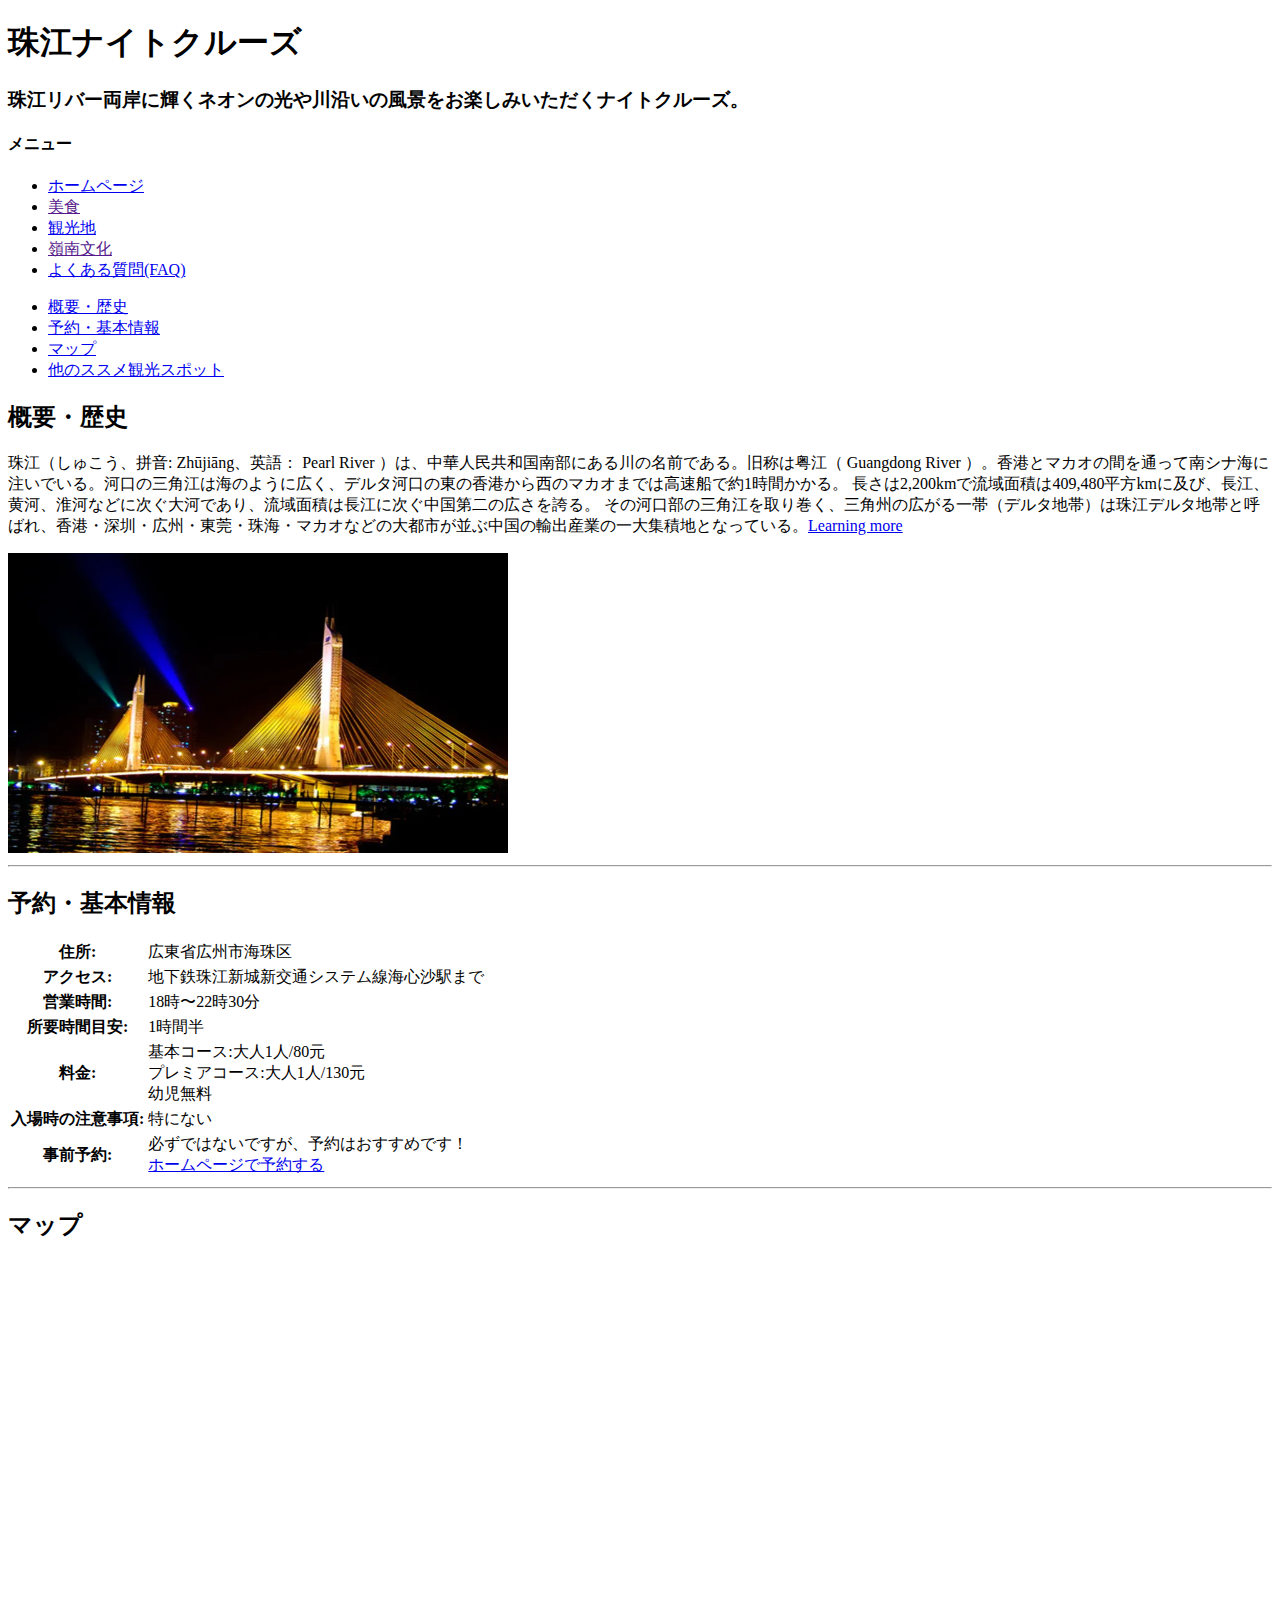
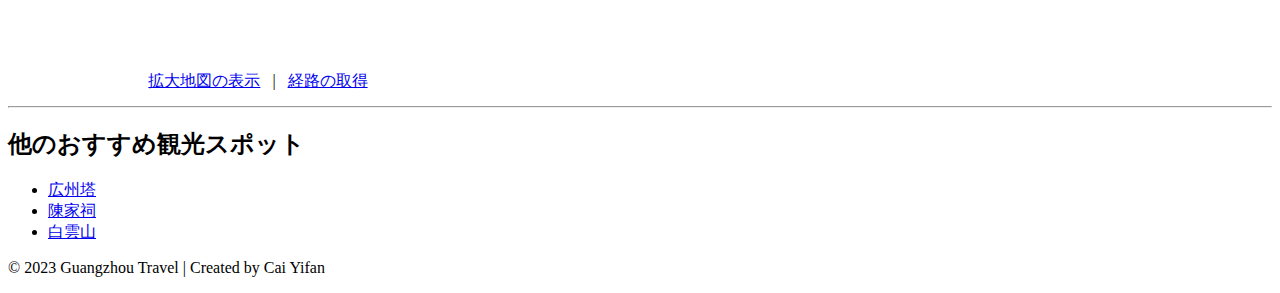
<file: assign/pearlRiver.html>
<!DOCTYPE html>
<html lang="ja">
<head>
    <meta charset="UTF-8">
    <meta http-equiv="X-UA-Compatible" content="IE=edge">
    <meta name="viewport" content="width=device-width, initial-scale=1.0">
    <meta name="description" content="Discovering the Famous Tourist Spots in Guangzhou">
    <meta name="robots" content="index,follow">
    <meta name="author" content="Cai Yifan">
    <link rel="icon" href="https://cdn.dribbble.com/users/420263/screenshots/3399171/guangzhou.jpg">
    <base target="_blank">
    <title>珠江ナイトクルーズ</title>
</head>
<body>
    <header>
        <h1>珠江ナイトクルーズ</h1>
        <h3>珠江リバー両岸に輝くネオンの光や川沿いの風景をお楽しみいただくナイトクルーズ。</h3>
        <nav>
            <h4>メニュー</h4>
            <ul>
                <li><a href="./Town.html">ホームページ</a></li>
                <li><a href="">美食</a></li>
                <li><a href="./touristSpots.html">観光地</a></li>
                <li><a href="">嶺南文化</a></li>
                <li><a href="./FAQ.html">よくある質問(FAQ)</a></li>
            </ul>
        </nav>
        <div>
            <ul>
                <li><a href="#summary" target="_self">概要・歴史</a></li>
                <li><a href="#reservation" target="_self">予約・基本情報</a></li>
                <li><a href="#map" target="_self">マップ</a></li>
                <li><a href="#otherRecommend" target="_self">他のススメ観光スポット</a></li>
            </ul>
        </div>
    </header>
    <main>
        <section id="summary">
            <h2>概要・歴史</h2>
            <p>珠江（しゅこう、拼音: Zhūjiāng、英語： Pearl River ）は、中華人民共和国南部にある川の名前である。旧称は粤江（ Guangdong River ）。香港とマカオの間を通って南シナ海に注いでいる。河口の三角江は海のように広く、デルタ河口の東の香港から西のマカオまでは高速船で約1時間かかる。
                長さは2,200kmで流域面積は409,480平方kmに及び、長江、黄河、淮河などに次ぐ大河であり、流域面積は長江に次ぐ中国第二の広さを誇る。
                その河口部の三角江を取り巻く、三角州の広がる一帯（デルタ地帯）は珠江デルタ地帯と呼ばれ、香港・深圳・広州・東莞・珠海・マカオなどの大都市が並ぶ中国の輸出産業の一大集積地となっている。<a href="http://www.peopleschina.com/zhuanti/2016-04/15/content_719377.htm">Learning more</a>
                </p>
                <img width="500" height="300" src="./iamges/pearlRiver.jpg" alt="pearlRiver" />
        </section>
        <hr />
        <section id="reservation">
            <h2>予約・基本情報</h2>
            <table>
                <tr>
                    <th>住所:</th>
                    <td>広東省広州市海珠区</td>
                </tr>
                <tr>
                    <th>アクセス:</th>
                    <td>地下鉄珠江新城新交通システム線海心沙駅まで</td>
                </tr>
                <tr>
                    <th>営業時間:</th>
                    <td>18時〜22時30分</td>
                </tr>
                <tr>
                    <th>所要時間目安:</th>
                    <td>1時間半</td>
                </tr>
                <tr>
                    <th>料金:</th>
                    <td>
                        基本コース:大人1人/80元　 <br />プレミアコース:大人1人/130元<br />
                        幼児無料
                    </td>
                </tr>
                <tr>
                    <th>入場時の注意事項:</th>
                    <td>特にない</td>
                </tr>
                <tr>
                    <th>事前予約:</th>
                    <td>必ずではないですが、予約はおすすめです！<br />
                        <a href="http://www.zhujiangyeyou.net/col.jsp?id=117">ホームページで予約する</a>
                    </td>
                </tr>
            </table>
        </section>
        <hr />
        <section id="map">
            <h2>マップ</h2>
            <div>
                <iframe width="500" height="400" frameborder="0" src="https://www.bing.com/maps/embed?h=400&w=500&cp=23.11393483709415~113.32213871428046&lvl=15.94&typ=d&sty=r&src=SHELL&FORM=MBEDV8" scrolling="no">
                </iframe>
                <div style="white-space: nowrap; text-align: center; width: 500px; padding: 6px 0;">
                   <a id="largeMapLink" target="_blank" href="https://www.bing.com/maps?cp=23.11393483709415~113.32213871428046&amp;sty=r&amp;lvl=15.94&amp;FORM=MBEDLD">拡大地図の表示</a> &nbsp; | &nbsp;
                   <a id="dirMapLink" target="_blank" href="https://www.bing.com/maps/directions?cp=23.11393483709415~113.32213871428046&amp;sty=r&amp;lvl=15.94&amp;rtp=~pos.23.11393483709415_113.32213871428046____&amp;FORM=MBEDLD">経路の取得</a>
               </div>
           </div>
        </section>
        <hr />
        <section id="otherRecommend">
            <h2>他のおすすめ観光スポット</h2>
            <ul>
                <li><a href="./canTonTower.html">広州塔</a></li>
                <li><a href="./chenClanAcademy.html">陳家祠</a></li>
                <li><a href="./baiYunMountain.html">白雲山</a></li>
            </ul>
        </section>
    </main>
    <footer>
        <p>© 2023 Guangzhou Travel | Created by Cai Yifan</p>
    </footer>
</body>
</html>
</file>
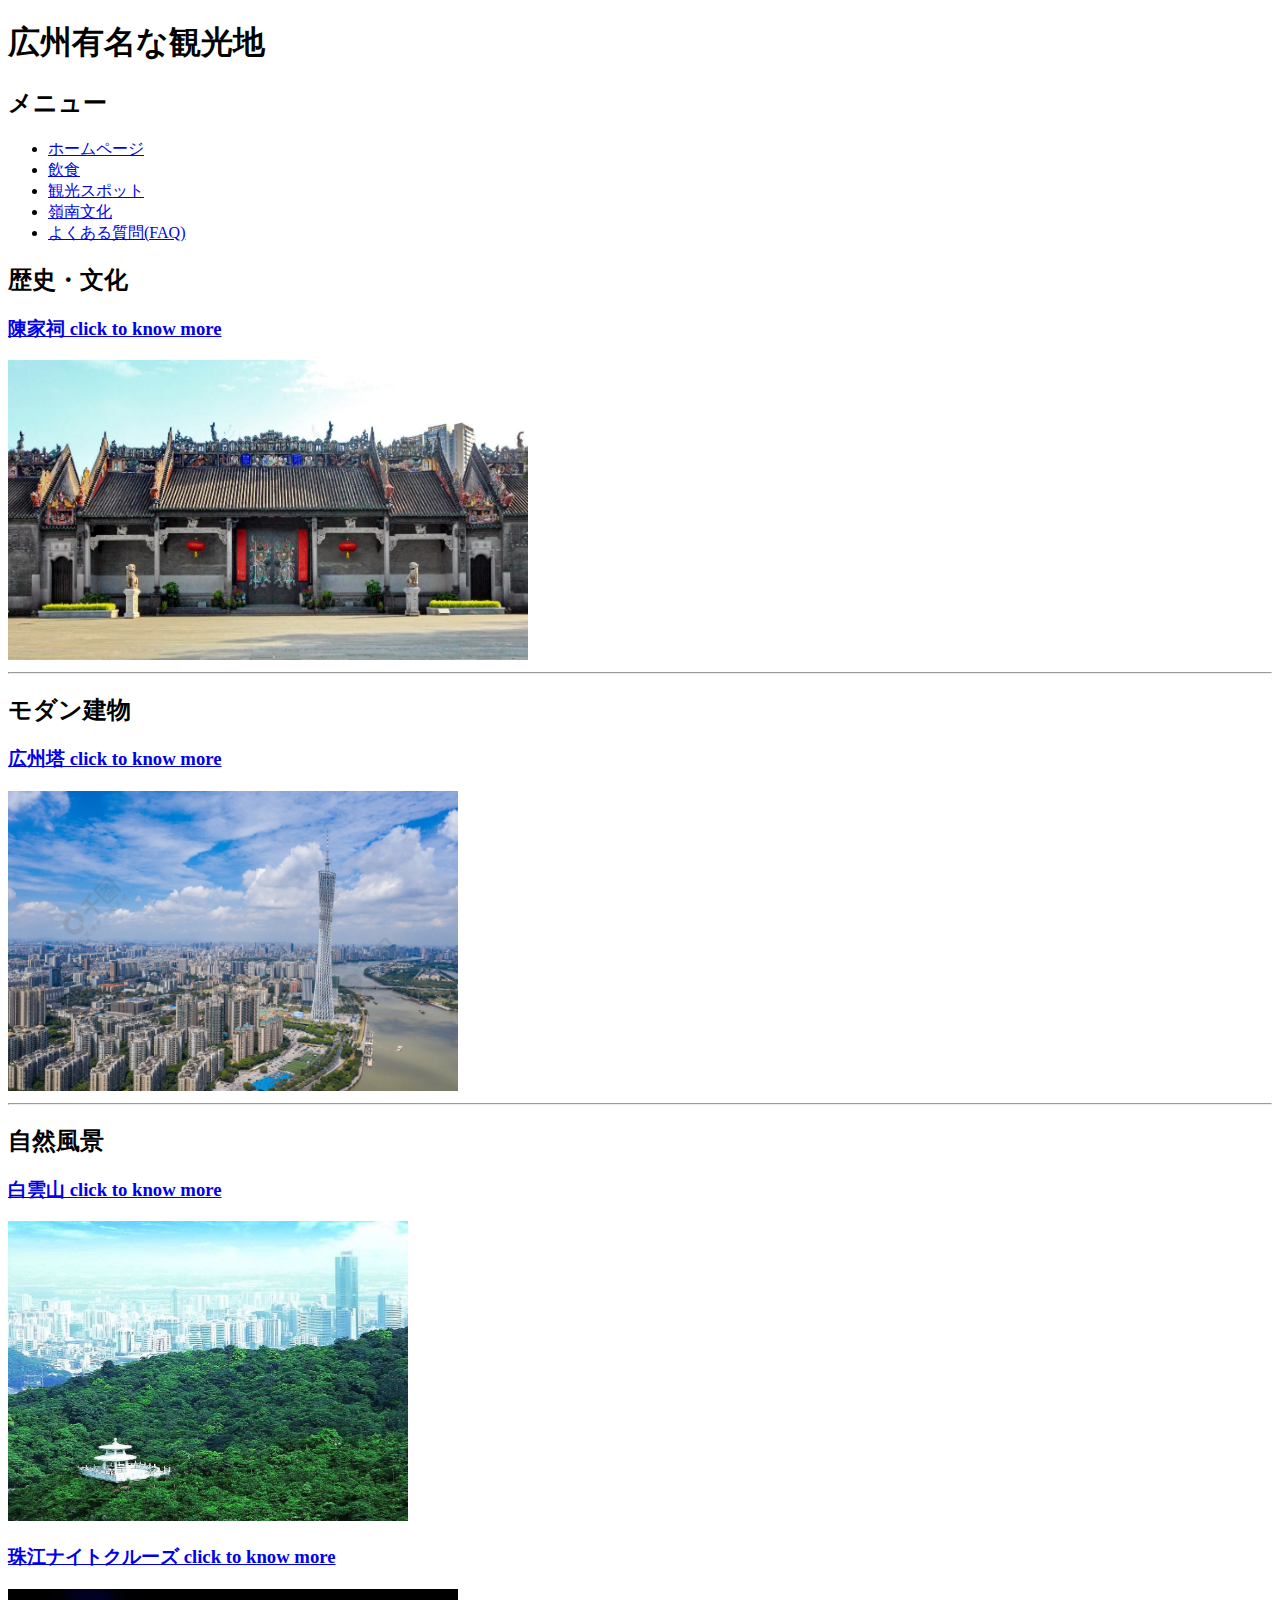
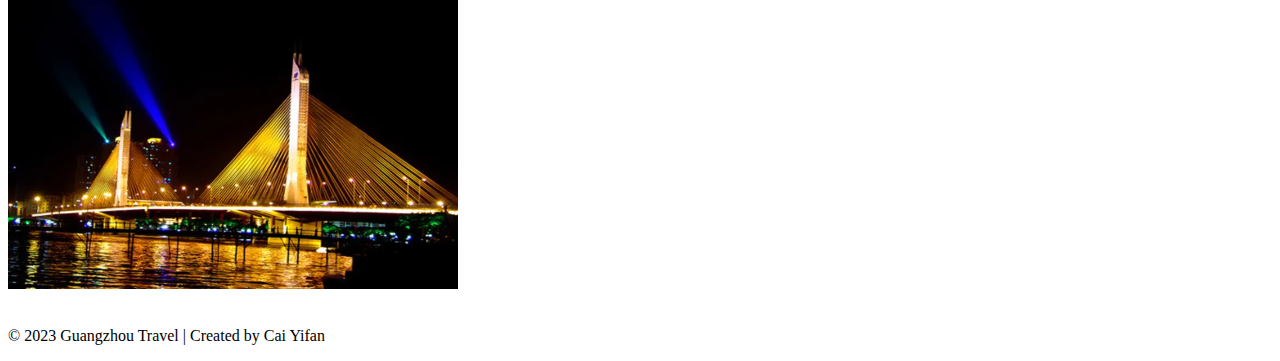
<file: assign/touristSpots.html>
<!DOCTYPE html>
<html lang="ja">
<head>
    <meta charset="UTF-8">
    <meta http-equiv="X-UA-Compatible" content="IE=edge">
    <meta name="viewport" content="width=device-width, initial-scale=1.0">
    <meta name="description" content="Discovering the Famous Tourist Spots in Guangzhou">
    <meta name="robots" content="index,follow">
    <meta name="author" content="Cai Yifan">
    <link rel="icon" href="https://cdn.dribbble.com/users/420263/screenshots/3399171/guangzhou.jpg">
    <base target="_blank">
    <title>観光スポット</title>
</head>
<body>
    <header>
        <h1>広州有名な観光地</h1>
        <nav>
            <h2>メニュー</h2>
            <ul>
                <li><a href="./Town.html">ホームページ</a></li>
                <li><a href="#">飲食</a></li>
                <li><a href="./touristSpots.html" target="_self">観光スポット</a></li>
                <li><a href="#">嶺南文化</a></li>
                <li><a href="./FAQ.html">よくある質問(FAQ)</a></li>
            </ul>
        </nav>
    </header>
    <main>
    <section>
        <h2>歴史・文化</h2>
        <div>
            <h3><a href="./chenClanAcademy.html">陳家祠 click to know more</a></h3>
            <img width="520" height="300" src="./iamges/chenClanAcademy.jpg" alt="chenClanAcademy" />
        </div>
    </section>
        <hr />
        <section>
            <h2>モダン建物</h2>
            <div>
                <h3><a href="./canTonTower.html">広州塔 click to know more</a></h3>
                <img width="450" height="300" src="./iamges/cantonTower.jpg" alt="cantonTower" />
            </div>
        </section>
        <hr />
         <section>
            <h2>自然風景</h2>
            <div>
                <h3><a href="./baiYunMountain.html">白雲山 click to know more</a></h3>
             <img width="400" height="300" src="./iamges/baiYunMountain.jpg" alt="baiYunMountain" />
            </div>
            <div>
                <h3><a href="./pearlRiver.html">珠江ナイトクルーズ click to know more</a></h3>
                <img width="450" height="300" src="./iamges/pearlRiver.jpg" alt="pearlRiver" />
            </div>
        </section>
    </main>
    <br />
    <footer>
        <p>© 2023 Guangzhou Travel | Created by Cai Yifan</p>
    </footer>
</body>
</html>
</file>
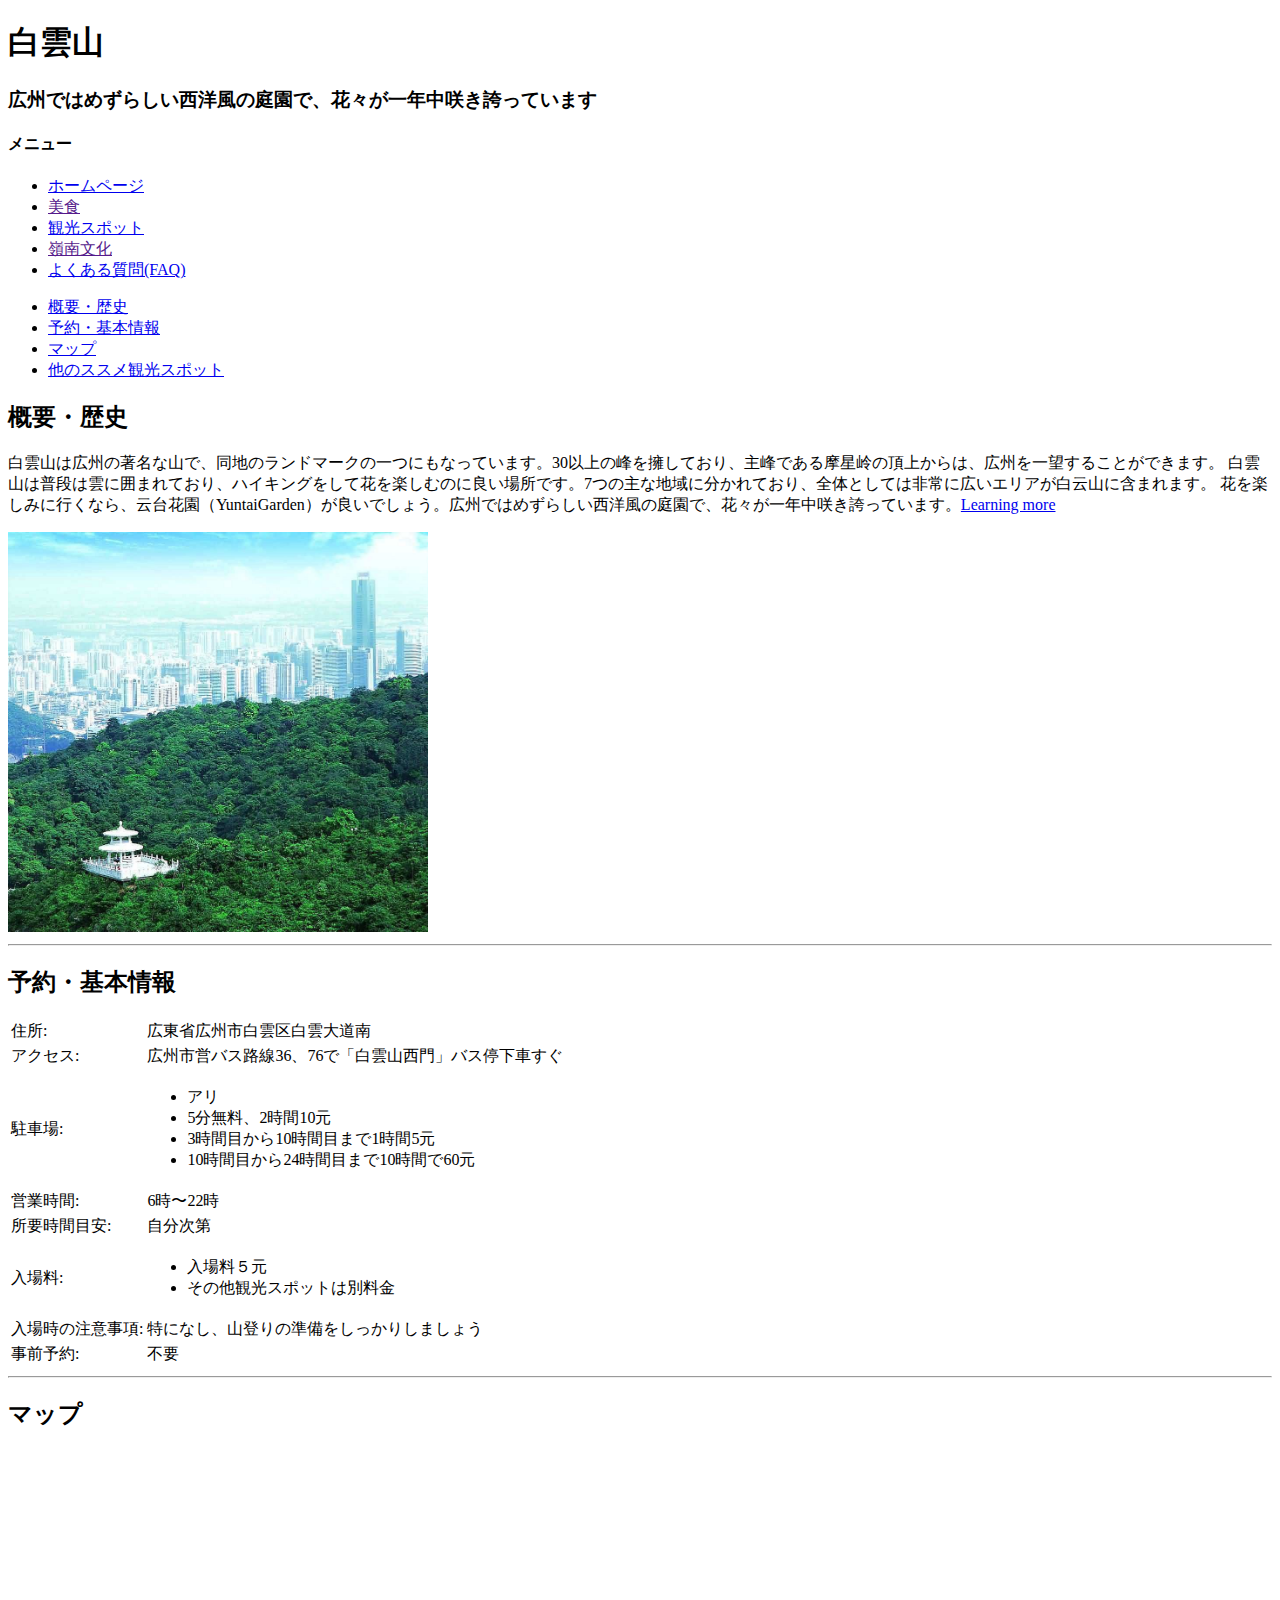
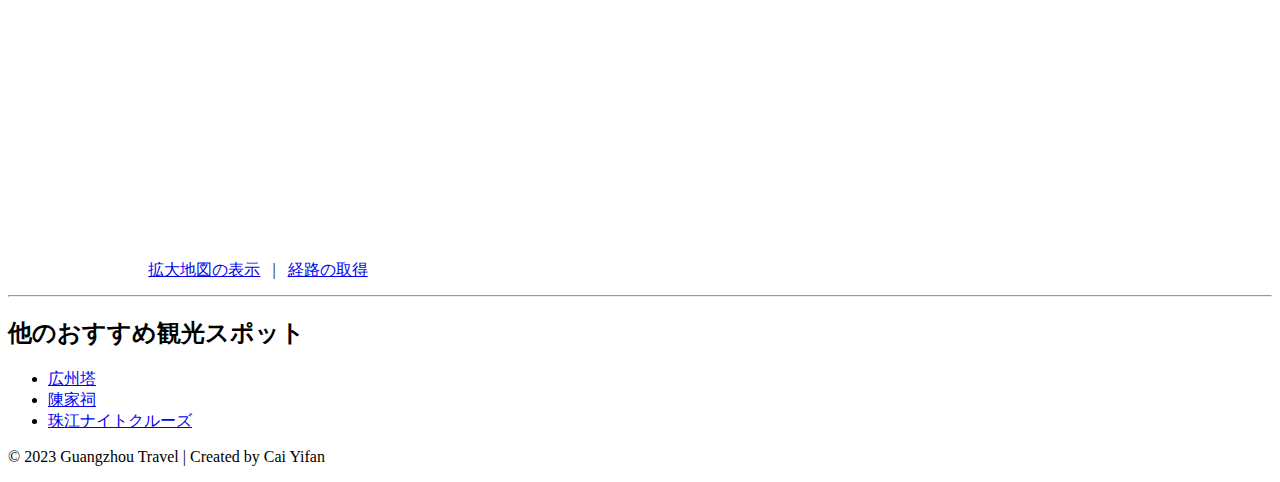
<file: homework/baiYunMountain.html>
<!DOCTYPE html>
<html lang="ja">
<head>
    <meta charset="UTF-8">
    <meta http-equiv="X-UA-Compatible" content="IE=edge">
    <meta name="viewport" content="width=device-width, initial-scale=1.0">
    <meta name="description" content="Discovering the Famous Tourist Spots in Guangzhou">
    <meta name="robots" content="index,follow">
    <meta name="author" content="Cai Yifan">
    <link rel="icon" href="https://cdn.dribbble.com/users/420263/screenshots/3399171/guangzhou.jpg">
    <base target="_blank">
    <title>白雲山</title>
</head>
<body>
    <header>
        <h1>白雲山</h1>
        <h3>広州ではめずらしい西洋風の庭園で、花々が一年中咲き誇っています</h3>
        <nav>
            <h4>メニュー</h4>
            <ul>
                <li><a href="./index.html" >ホームページ</a></li>
                <li><a href="">美食</a></li>
                <li><a href="./touristSpots.html">観光スポット</a></li>
                <li><a href="">嶺南文化</a></li>
                <li><a href="./FAQ.html">よくある質問(FAQ)</a></li>
            </ul>
        </nav>
        <div>
            <ul>
                <li><a href="#summary" target="_self">概要・歴史</a></li>
                <li><a href="#reservation" target="_self">予約・基本情報</a></li>
                <li><a href="#map" target="_self">マップ</a></li>
                <li><a href="#otherRecommend" target="_self">他のススメ観光スポット</a></li>
            </ul>
        </div>
    </header>
    <main>
        <section id="summary">
            <h2>概要・歴史</h2>
            <p>白雲山は広州の著名な山で、同地のランドマークの一つにもなっています。30以上の峰を擁しており、主峰である摩星岭の頂上からは、広州を一望することができます。
                白雲山は普段は雲に囲まれており、ハイキングをして花を楽しむのに良い場所です。7つの主な地域に分かれており、全体としては非常に広いエリアが白云山に含まれます。
                花を楽しみに行くなら、云台花園（YuntaiGarden）が良いでしょう。広州ではめずらしい西洋風の庭園で、花々が一年中咲き誇っています。<a href="https://baiyunshan.com.cn/bysry/index.shtml">Learning more</a>
            </p>
            <img width="420" height="400" src="./iamges/baiYunMountain.jpg" alt="chenClanAcademy" />
        </section>
        <hr />
        <section id="reservation">
            <h2>予約・基本情報</h2>
            <table>
                <tr>
                    <td>住所:</td>
                    <td>広東省広州市白雲区白雲大道南</td>
                </tr>
                <tr>
                    <td>アクセス:</td>
                    <td>広州市営バス路線36、76で「白雲山西門」バス停下車すぐ</td>
                </tr>
                <tr>
                    <td>駐車場:</td>
                    <td colspan="col">
                        <ul>
                            <li>アリ</li>
                            <li>5分無料、2時間10元</li>
                            <li>3時間目から10時間目まで1時間5元</li>
                            <li>10時間目から24時間目まで10時間で60元</li>
                        </ul>
                    </td>
                </tr>
                <tr>
                    <td>営業時間:</td>
                    <td>6時〜22時</td>
                </tr>
                <tr>
                    <td>所要時間目安:</td>
                    <td>自分次第</td>
                </tr>
                <tr>
                    <td>入場料:</td>
                    <td>
                        <ul>
                            <li>入場料５元</li>
                            <li>その他観光スポットは別料金</li>
                        </ul>
                    </td>
                </tr>
                <tr>
                    <td>入場時の注意事項:</td>
                    <td>特になし、山登りの準備をしっかりしましょう</td>
                </tr>
                <tr>
                    <td>事前予約:</td>
                    <td>不要</td>
                </tr>
            </table>
        </section>
        <hr />
        <section id="map">
            <h2>マップ</h2>
            <div>
                <iframe width="500" height="400" frameborder="0" src="https://www.bing.com/maps/embed?h=400&w=500&cp=23.182996562725023~113.28644138407776&lvl=14.187250829938417&typ=d&sty=r&src=SHELL&FORM=MBEDV8" scrolling="no">
                </iframe>
                <div style="white-space: nowrap; text-align: center; width: 500px; padding: 6px 0;">
                   <a id="largeMapLink" target="_blank" href="https://www.bing.com/maps?cp=23.182996562725023~113.28644138407776&amp;sty=r&amp;lvl=14.187250829938417&amp;FORM=MBEDLD">拡大地図の表示</a> &nbsp; | &nbsp;
                   <a id="dirMapLink" target="_blank" href="https://www.bing.com/maps/directions?cp=23.182996562725023~113.28644138407776&amp;sty=r&amp;lvl=14.187250829938417&amp;rtp=~pos.23.182996562725023_113.28644138407776____&amp;FORM=MBEDLD">経路の取得</a>
               </div>
           </div>
        </section>
        <hr />
        <section id="otherRecommend">
            <h2>他のおすすめ観光スポット</h2>
            <ul>
                <li><a href="./chenClanAcademy.html">広州塔</a></li>
                <li><a href="./chenClanAcademy.html">陳家祠</a></li>
                <li><a href="./pearlRiver.html">珠江ナイトクルーズ</a></li>
            </ul>
        </section>
    </main>
    <footer>
        <p>© 2023 Guangzhou Travel | Created by Cai Yifan</p>
    </footer>
</body>
</html>
</file>
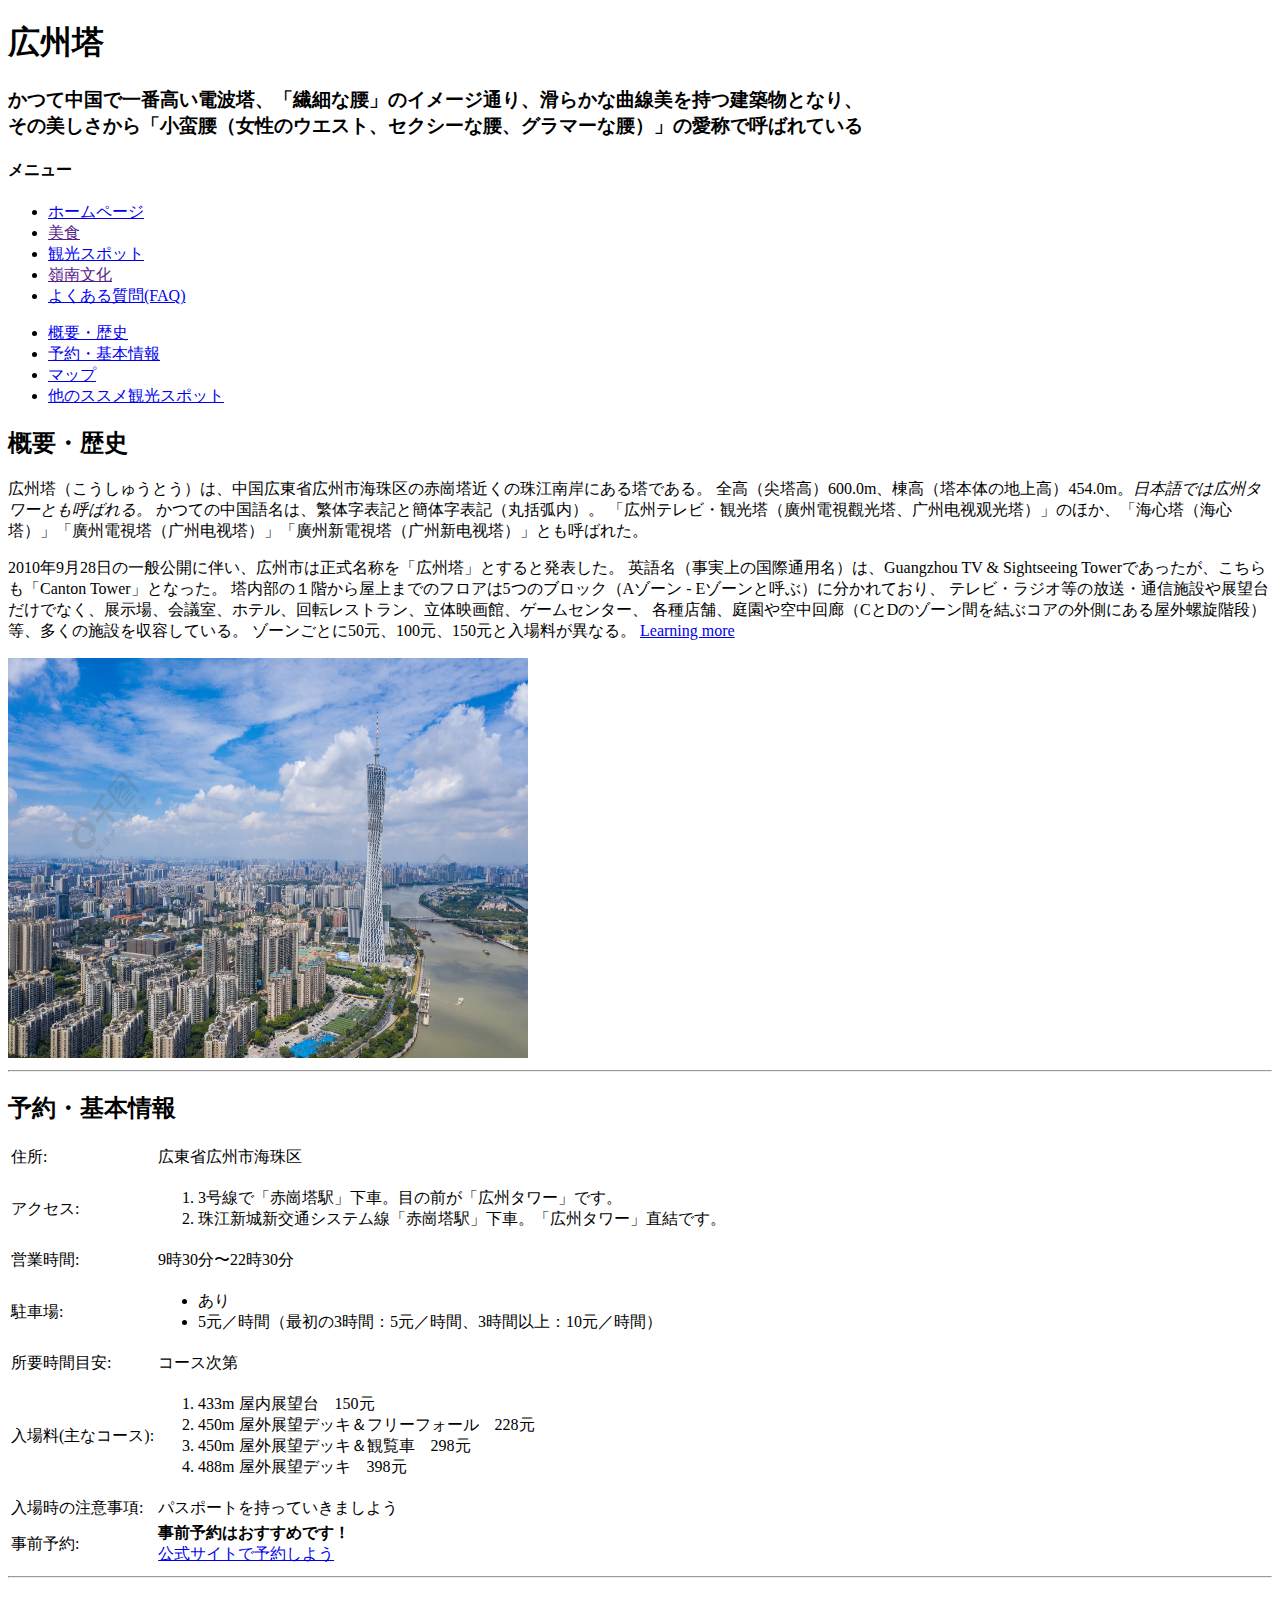
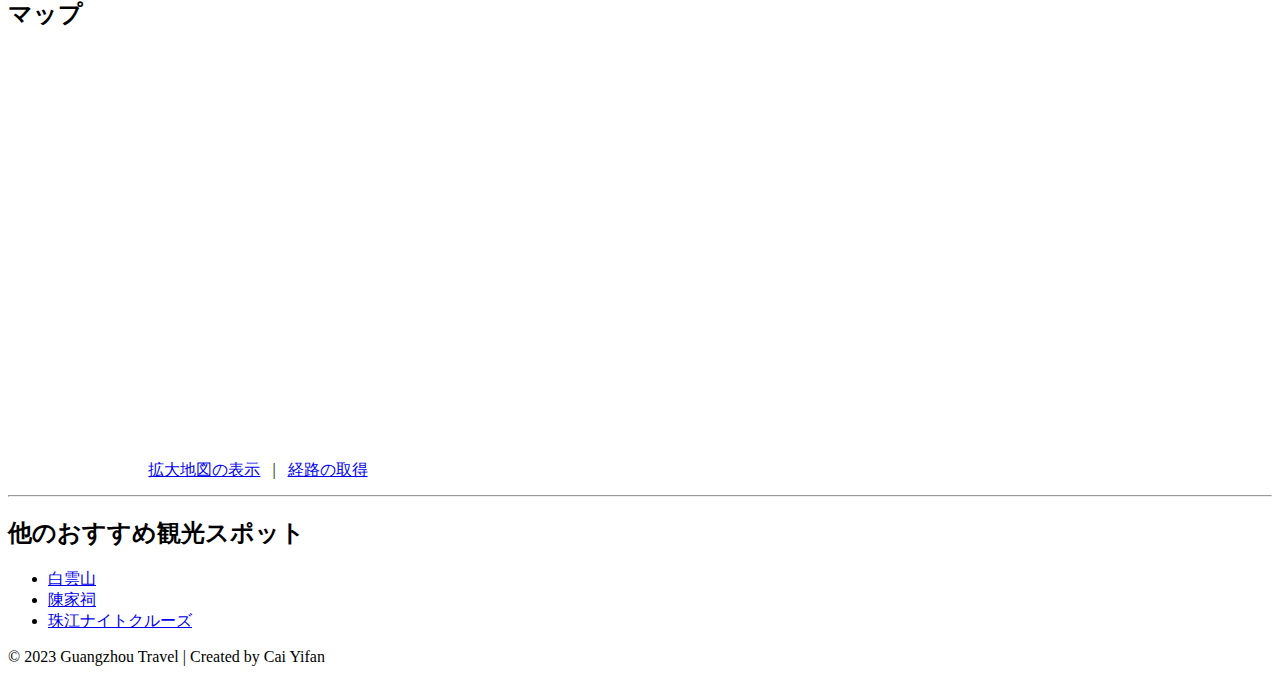
<file: homework/canTonTower.html>
<!DOCTYPE html>
<html lang="ja">
<head>
    <meta charset="UTF-8">
    <meta http-equiv="X-UA-Compatible" content="IE=edge">
    <meta name="viewport" content="width=device-width, initial-scale=1.0">
    <meta name="description" content="Discovering the Famous Tourist Spots in Guangzhou">
    <meta name="robots" content="index,follow">
    <meta name="author" content="Cai Yifan">
    <link rel="icon" href="https://cdn.dribbble.com/users/420263/screenshots/3399171/guangzhou.jpg">
    <base target="_blank">
    <title>広州タワー</title>
</head>
<body>
    <header>
        <h1>広州塔</h1>
        <h3>かつて中国で一番高い電波塔、「繊細な腰」のイメージ通り、滑らかな曲線美を持つ建築物となり、<br />
            その美しさから「小蛮腰（女性のウエスト、セクシーな腰、グラマーな腰）」の愛称で呼ばれている</h3>
        <nav>
            <h4>メニュー</h4>
            <ul>
                <li><a href="./index.html">ホームページ</a></li>
                <li><a href="">美食</a></li>
                <li><a href="./touristSpots.html">観光スポット</a></li>
                <li><a href="">嶺南文化</a></li>
                <li><a href="./FAQ.html">よくある質問(FAQ)</a></li>
            </ul>
        </nav>
        <div>
            <ul>
                <li><a href="#summary" target="_self">概要・歴史</a></li>
                <li><a href="#reservation" target="_self">予約・基本情報</a></li>
                <li><a href="#map" target="_self">マップ</a></li>
                <li><a href="#otherRecommend" target="_self">他のススメ観光スポット</a></li>
            </ul>
        </div>
    </header>
    <main>
        <section id="summary">
            <h2>概要・歴史</h2>
            <P>広州塔（こうしゅうとう）は、中国広東省広州市海珠区の赤崗塔近くの珠江南岸にある塔である。
                全高（尖塔高）600.0m、棟高（塔本体の地上高）454.0m。<em>日本語では広州タワーとも呼ばれる。</em>
                かつての中国語名は、繁体字表記と簡体字表記（丸括弧内）。
                「広州テレビ・観光塔（廣州電視觀光塔、广州电视观光塔）」のほか、「海心塔（海心塔）」「廣州電視塔（广州电视塔）」「廣州新電視塔（广州新电视塔）」とも呼ばれた。
            </P>
            <p>2010年9月28日の一般公開に伴い、広州市は正式名称を「広州塔」とすると発表した。
            英語名（事実上の国際通用名）は、Guangzhou TV & Sightseeing Towerであったが、こちらも「Canton Tower」となった。
            塔内部の１階から屋上までのフロアは5つのブロック（Aゾーン - Eゾーンと呼ぶ）に分かれており、
            テレビ・ラジオ等の放送・通信施設や展望台だけでなく、展示場、会議室、ホテル、回転レストラン、立体映画館、ゲームセンター、
            各種店舗、庭園や空中回廊（CとDのゾーン間を結ぶコアの外側にある屋外螺旋階段）等、多くの施設を収容している。
            ゾーンごとに50元、100元、150元と入場料が異なる。 <a href="https://www.cantontower.com/en/#page2">Learning more</a>
            </p>
            <img width="520" height="400" src="./iamges/cantonTower.jpg" alt="chenClanAcademy" />
        </section>
        <hr />
        <section id="reservation">
            <h2>予約・基本情報</h2>
            <table>
                <tr>
                    <td>住所:</td>
                    <td>広東省広州市海珠区</td>
                </tr>
                <tr>
                    <td>アクセス:</td>
                    <td>
                        <ol>
                            <li>3号線で「赤崗塔駅」下車。目の前が「広州タワー」です。</li>
                            <li>珠江新城新交通システム線「赤崗塔駅」下車。「広州タワー」直結です。</li>
                        </ol>
                    </td>
                </tr>
                <tr>
                    <td>営業時間:</td>
                    <td>9時30分〜22時30分</td>
                </tr>
                <tr>
                    <td>駐車場:</td>
                    <td>
                        <uL>
                            <li>あり</li>
                            <li>5元／時間（最初の3時間：5元／時間、3時間以上：10元／時間）</li>
                        </uL>
                    </td>
                </tr>
                <tr>
                    <td>所要時間目安:</td>
                    <td>コース次第</td>
                </tr>
                <tr>
                    <td>入場料(主なコース):</td>
                    <td>
                        <ol>
                            <li>433m 屋内展望台　150元</li>
                            <li>450m 屋外展望デッキ＆フリーフォール　228元</li>
                            <li>450m 屋外展望デッキ＆観覧車　298元</li>
                            <li>488m 屋外展望デッキ　398元</li>
                        </ol>
                    </td>
                </tr>
                <tr>
                    <td>入場時の注意事項:</td>
                    <td>パスポートを持っていきましよう</td>
                </tr>
                <tr>
                    <td>事前予約:</td>
                    <td>
                        <strong>事前予約はおすすめです！</strong><br />
                        <a href="https://mallpc.cantontower.com/ticket">公式サイトで予約しよう</a></td>
                </tr>
            </table>
        </section>
        <hr />
        <section id="map">
            <h2>マップ</h2>
            <div>
                <iframe width="500" height="400" frameborder="0" src="https://www.bing.com/maps/embed?h=400&w=500&cp=23.105498690876914~113.32413397387973&lvl=16.277522467552735&typ=d&sty=r&src=SHELL&FORM=MBEDV8" scrolling="no">
                </iframe>
                <div style="white-space: nowrap; text-align: center; width: 500px; padding: 6px 0;">
                   <a id="largeMapLink" target="_blank" href="https://www.bing.com/maps?cp=23.105498690876914~113.32413397387973&amp;sty=r&amp;lvl=16.277522467552735&amp;FORM=MBEDLD">拡大地図の表示</a> &nbsp; | &nbsp;
                   <a id="dirMapLink" target="_blank" href="https://www.bing.com/maps/directions?cp=23.105498690876914~113.32413397387973&amp;sty=r&amp;lvl=16.277522467552735&amp;rtp=~pos.23.105498690876914_113.32413397387973____&amp;FORM=MBEDLD">経路の取得</a>
               </div>
           </div>
        </section>
        <hr />
        <section id="otherRecommend">
            <h2>他のおすすめ観光スポット</h2>
            <ul>
                <li><a href="./baiYunMountain.html">白雲山</a></li>
                <li><a href="./chenClanAcademy.html">陳家祠</a></li>
                <li><a href="./pearlRiver.html">珠江ナイトクルーズ</a></li>
            </ul>
        </section>
    </main>
    <footer>
        <p>© 2023 Guangzhou Travel | Created by Cai Yifan</p>
    </footer>
</body>
</html>
</file>
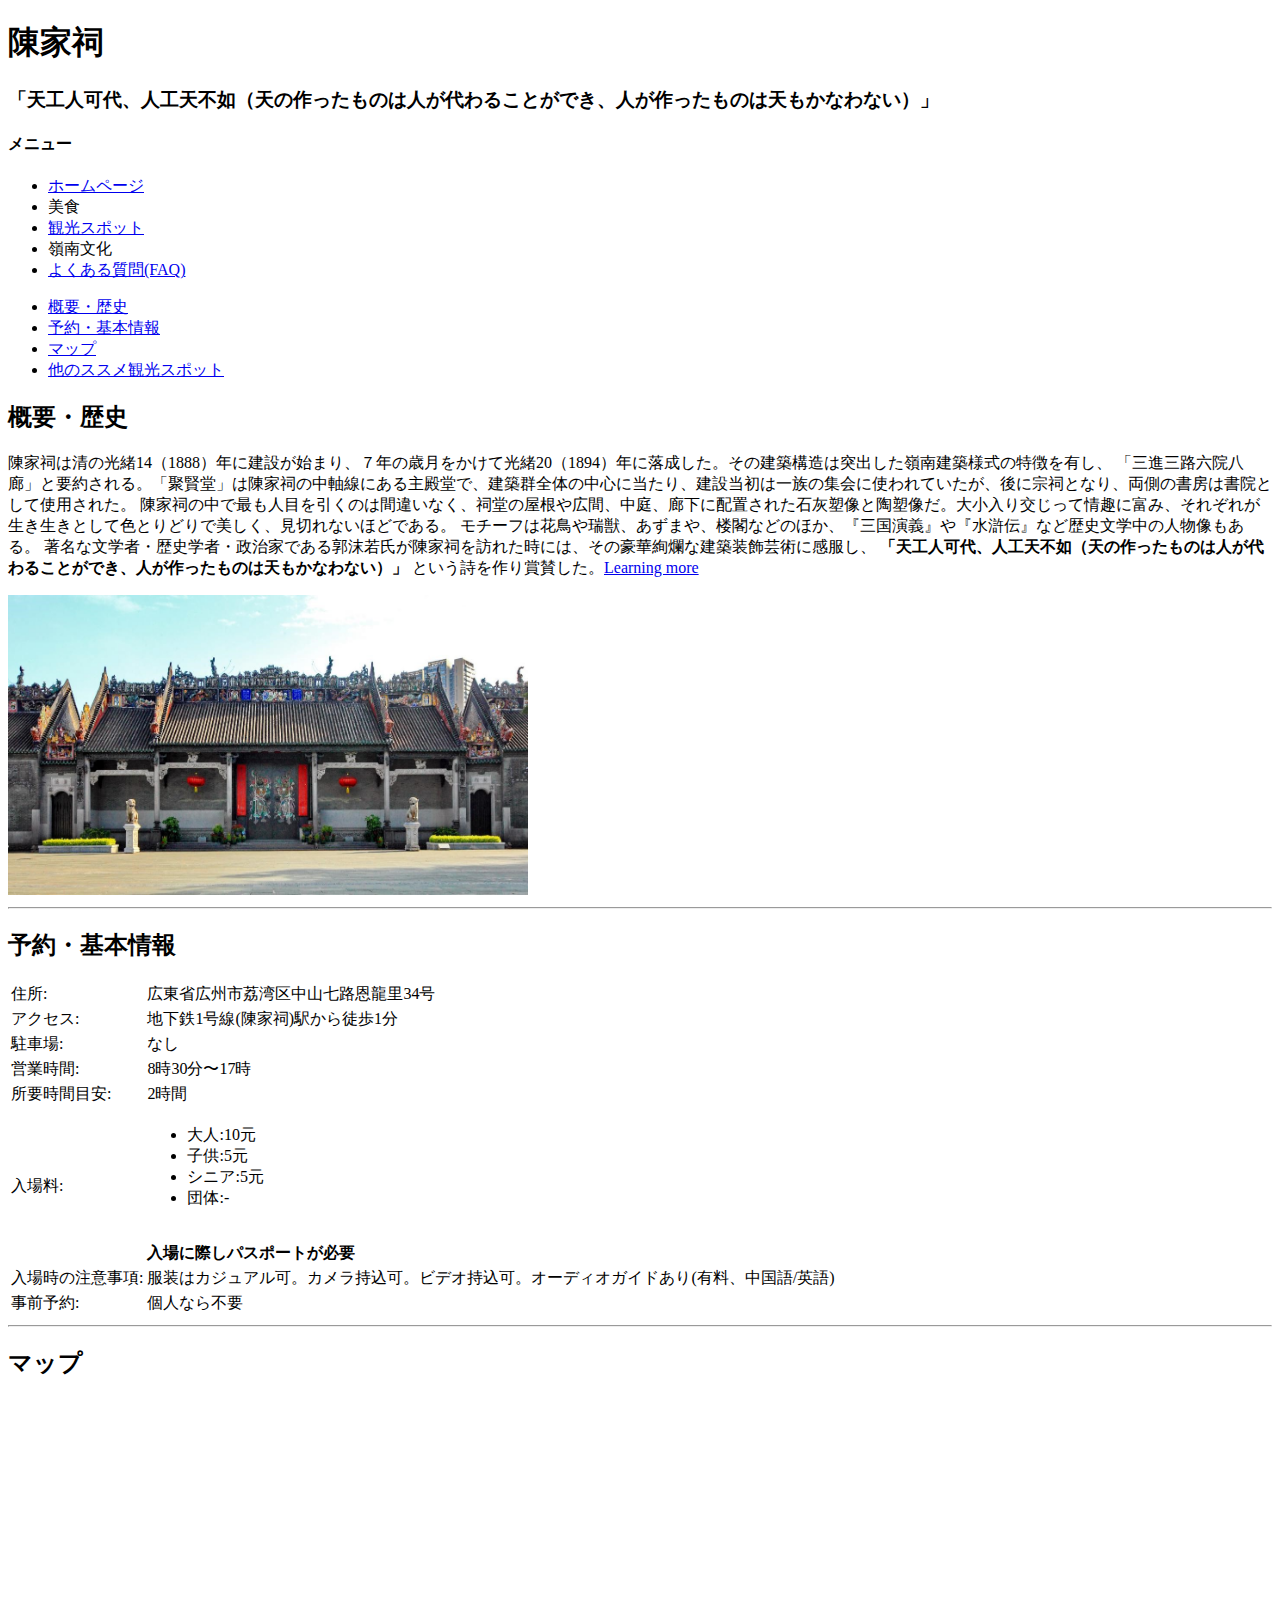
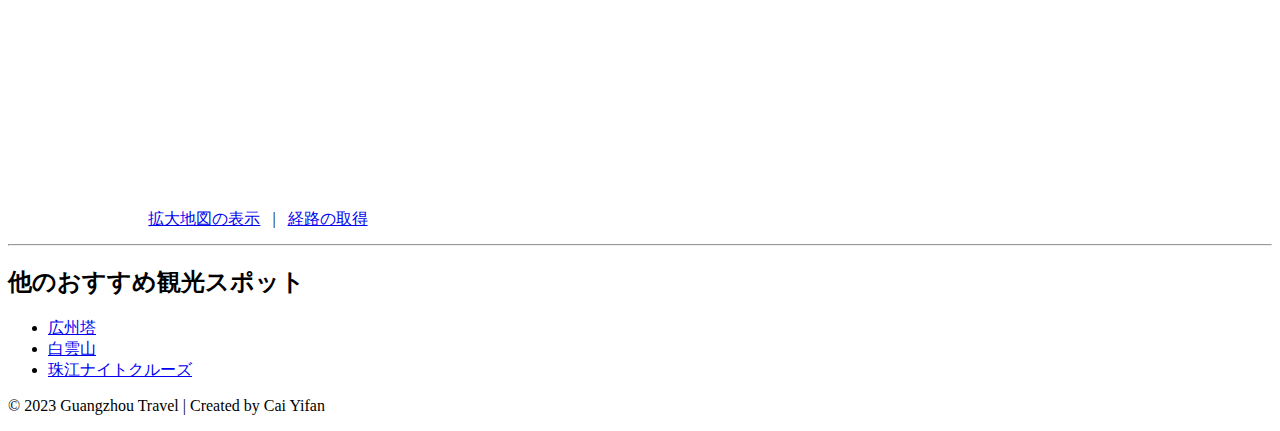
<file: homework/chenClanAcademy.html>
<!DOCTYPE html>
<html lang="ja">
<head>
    <meta charset="UTF-8">
    <meta http-equiv="X-UA-Compatible" content="IE=edge">
    <meta name="viewport" content="width=device-width, initial-scale=1.0">
    <meta name="description" content="Discovering the Famous Tourist Spots in Guangzhou">
    <meta name="robots" content="index,follow">
    <meta name="author" content="Cai Yifan">
    <link rel="icon" href="https://cdn.dribbble.com/users/420263/screenshots/3399171/guangzhou.jpg">
    <base target="_blank">
    <title>陳家祠</title>
</head>
<body>
    <header>
        <h1>陳家祠</h1>
        <h3>「天工人可代、人工天不如（天の作ったものは人が代わることができ、人が作ったものは天もかなわない）」</h3>
        <nav>
            <h4>メニュー</h4>
            <ul>
                <li><a href="./index.html" >ホームページ</a></li>
                <li>美食</li>
                <li><a href="./touristSpots.html">観光スポット</a></li>
                <li>嶺南文化</li>
                <li><a href="./FAQ.html">よくある質問(FAQ)</a></li>
            </ul>
        </nav>
        <div>
            <ul>
                <li><a href="#summary" target="_self">概要・歴史</a></li>
                <li><a href="#reservation" target="_self">予約・基本情報</a></li>
                <li><a href="#map" target="_self">マップ</a></li>
                <li><a href="#otherRecommend" target="_self">他のススメ観光スポット</a></li>
            </ul>
        </div>
    </header>
    <main>
        <section id="summary">
            <h2>概要・歴史</h2>
            陳家祠は清の光緒14（1888）年に建設が始まり、７年の歳月をかけて光緒20（1894）年に落成した。その建築構造は突出した嶺南建築様式の特徴を有し、
                「三進三路六院八廊」と要約される。「聚賢堂」は陳家祠の中軸線にある主殿堂で、建築群全体の中心に当たり、建設当初は一族の集会に使われていたが、後に宗祠となり、両側の書房は書院として使用された。
                陳家祠の中で最も人目を引くのは間違いなく、祠堂の屋根や広間、中庭、廊下に配置された石灰塑像と陶塑像だ。大小入り交じって情趣に富み、それぞれが生き生きとして色とりどりで美しく、見切れないほどである。
                モチーフは花鳥や瑞獣、あずまや、楼閣などのほか、『三国演義』や『水滸伝』など歴史文学中の人物像もある。
                著名な文学者・歴史学者・政治家である郭沫若氏が陳家祠を訪れた時には、その豪華絢爛な建築装飾芸術に感服し、
                <strong>「天工人可代、人工天不如（天の作ったものは人が代わることができ、人が作ったものは天もかなわない）」</strong>
                という詩を作り賞賛した。<a href="http://www.peopleschina.com/zhuanti/2016-04/15/content_719401.htm">Learning more</a>
            </p>
            <img width="520" height="300" src="./iamges/chenClanAcademy.jpg" alt="chenClanAcademy" />
        </section>
        <hr />
        <section id="reservation">
            <h2>予約・基本情報</h2>
            <table>
                <tr>
                    <td>住所:</td>
                    <td>広東省広州市荔湾区中山七路恩龍里34号</td>
                </tr>
                <tr>
                    <td>アクセス:</td>
                    <td>地下鉄1号線(陳家祠)駅から徒歩1分</td>
                </tr>
                <tr>
                    <td>駐車場:</td>
                    <td>なし</td>
                </tr>
                <tr>
                    <td>営業時間:</td>
                    <td>8時30分〜17時</td>
                </tr>
                <tr>
                    <td>所要時間目安:</td>
                    <td>2時間</td>
                </tr>
                <tr>
                    <td>入場料:</td>
                    <td>
                        <ul>
                            <li>大人:10元</li>
                            <li>子供:5元</li>
                            <li>シニア:5元</li>
                            <li>団体:-</li>
                        </ul>
                        <br /><strong>入場に際しパスポートが必要</strong></td>
                </tr>
                <tr>
                    <td>入場時の注意事項:</td>
                    <td>服装はカジュアル可。カメラ持込可。ビデオ持込可。オーディオガイドあり(有料、中国語/英語)</td>
                </tr>
                <tr>
                    <td>事前予約:</td>
                    <td>個人なら不要</td>
                </tr>
            </table>
        </section>
        <hr />
        <section id="map">
            <h2>マップ</h2>
            <div>
                <iframe width="500" height="400" frameborder="0" src="https://www.bing.com/maps/embed?h=400&w=500&cp=23.126928345113953~113.24422089880841&lvl=16.439999999999998&typ=d&sty=r&src=SHELL&FORM=MBEDV8" scrolling="no">
                </iframe>
                <div style="white-space: nowrap; text-align: center; width: 500px; padding: 6px 0;">
                   <a id="largeMapLink" target="_blank" href="https://www.bing.com/maps?cp=23.126928345113953~113.24422089880841&amp;sty=r&amp;lvl=16.439999999999998&amp;FORM=MBEDLD">拡大地図の表示</a> &nbsp; | &nbsp;
                   <a id="dirMapLink" target="_blank" href="https://www.bing.com/maps/directions?cp=23.126928345113953~113.24422089880841&amp;sty=r&amp;lvl=16.439999999999998&amp;rtp=~pos.23.126928345113953_113.24422089880841____&amp;FORM=MBEDLD">経路の取得</a>
               </div>
           </div>
        </section>
        <hr />
        <section id="otherRecommend">
            <h2>他のおすすめ観光スポット</h2>
            <ul>
                <li><a href="./canTonTower.html">広州塔</a></li>
                <li><a href="./baiYunMountain.html">白雲山</a></li>
                <li><a href="./pearlRiver.html">珠江ナイトクルーズ</a></li>
            </ul>
        </section>
    </main>
    <footer>
        <p>© 2023 Guangzhou Travel | Created by Cai Yifan</p>
    </footer>
</body>
</html>
</file>
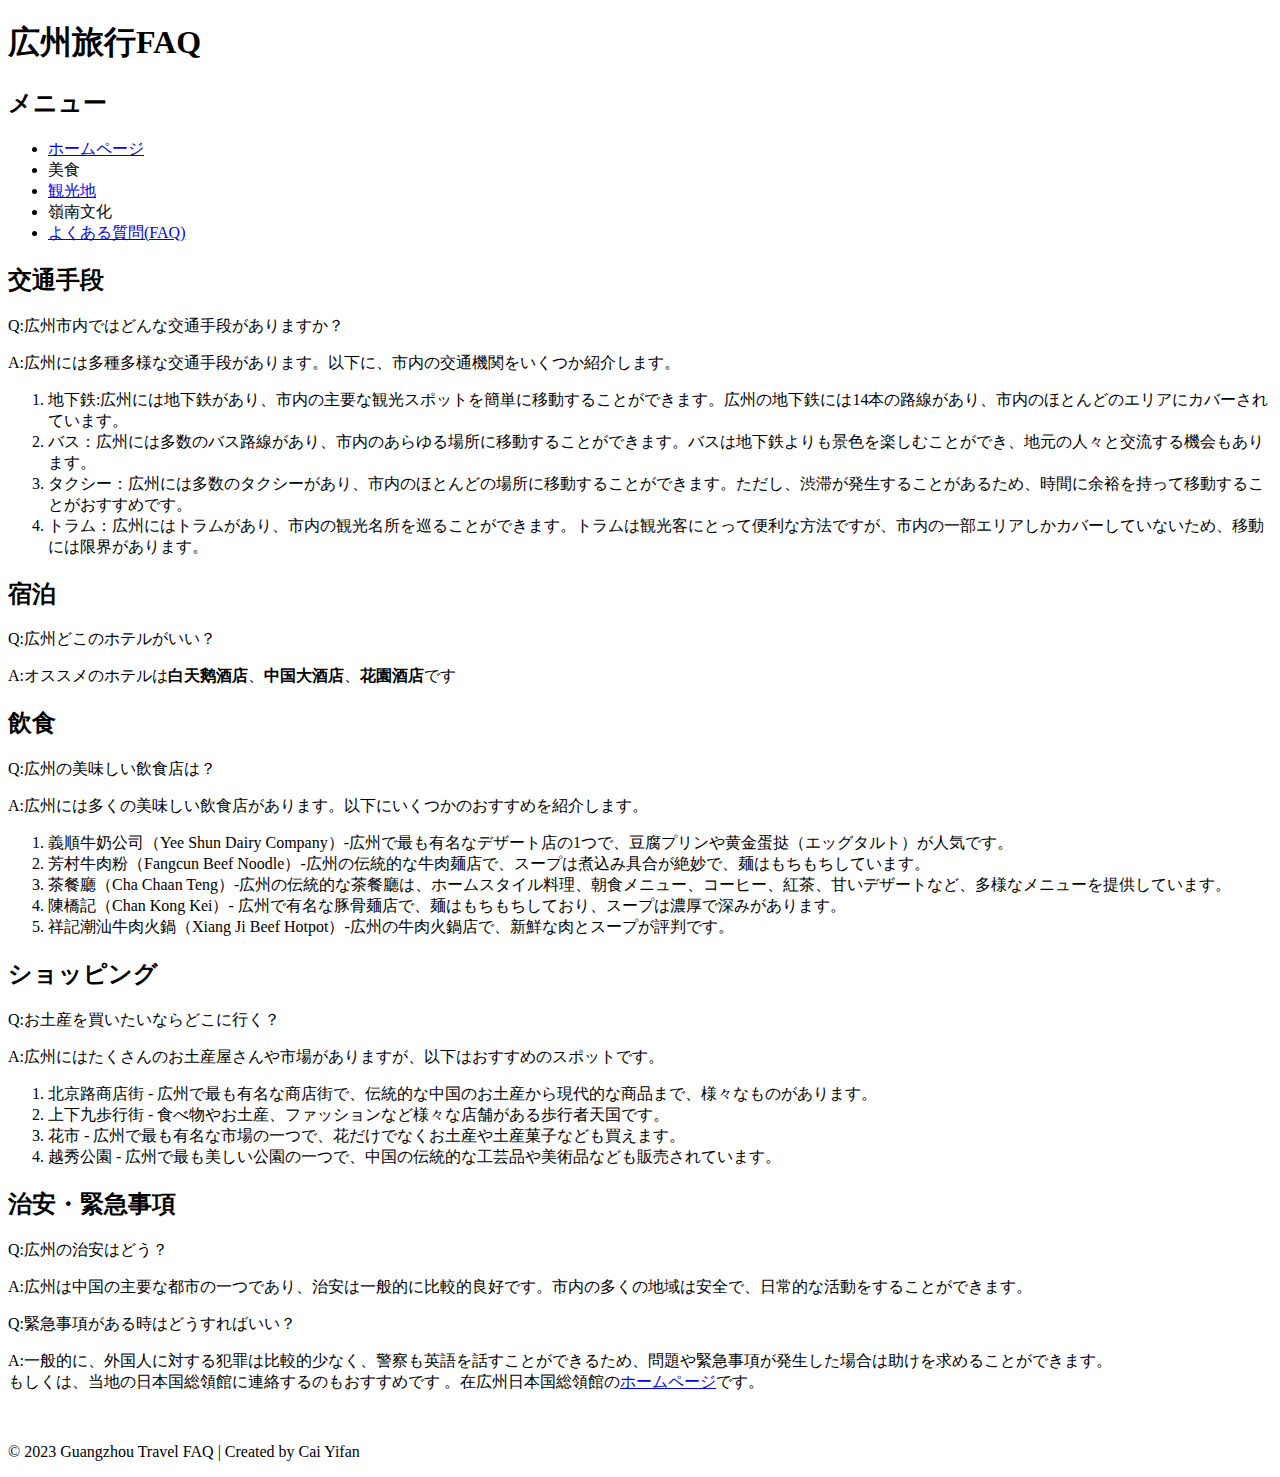
<file: homework/FAQ.html>
<!DOCTYPE html>
<html lang="ja">
<head>
    <meta charset="UTF-8" />
    <meta http-equiv="X-UA-Compatible" content="IE=edge" />
    <meta name="viewport" content="width=device-width, initial-scale=1.0" />
    <meta name="description" content="Guangzhou Travel FAQ - Your guide to exploring the city" />
    <meta name="robots" content="index,follow">
    <meta name="author" content="Cai Yifan" />
    <link rel="icon" href="https://cdn.dribbble.com/users/420263/screenshots/3399171/guangzhou.jpg" />
    <base target=”_blank” />
    <title>広州旅行FAQ</title>
</head>
<body>
    <header>
        <h1>広州旅行FAQ</h1>
        <nav>
            <h2>メニュー</h2>
            <ul>
                <li><a href="./index.html" >ホームページ</a></li>
                <li>美食</li>
                <li><a href="./touristSpots.html">観光地</a></li>
                <li>嶺南文化</li>
                <li><a href="./FAQ.html" target="_self">よくある質問(FAQ)</a></li>
            </ul>
        </nav>
    </header>
    <main>
        <section class="getting-there">
            <div class="QandA">
                <h2>交通手段</h2>
                <div class="Q">
                    <p>Q:広州市内ではどんな交通手段がありますか？</p>
                </div>  
                <div class="A">
                    <p>A:広州には多種多様な交通手段があります。以下に、市内の交通機関をいくつか紹介します。</p>
                    <ol>
                        <li>地下鉄:広州には地下鉄があり、市内の主要な観光スポットを簡単に移動することができます。広州の地下鉄には14本の路線があり、市内のほとんどのエリアにカバーされています。</li>
                        <li>バス：広州には多数のバス路線があり、市内のあらゆる場所に移動することができます。バスは地下鉄よりも景色を楽しむことができ、地元の人々と交流する機会もあります。</li>
                        <li>タクシー：広州には多数のタクシーがあり、市内のほとんどの場所に移動することができます。ただし、渋滞が発生することがあるため、時間に余裕を持って移動することがおすすめです。</li>
                        <li>トラム：広州にはトラムがあり、市内の観光名所を巡ることができます。トラムは観光客にとって便利な方法ですが、市内の一部エリアしかカバーしていないため、移動には限界があります。
                        </li>
                    </ol>
                </div>
            </div>
            </div>
        </section>
        <section class="accommodation">
        <div class="QandA">
            <div>
                <h2>宿泊</h2> 
            </div>
            <div class="Q">
                <p>Q:広州どこのホテルがいい？</p>
            </div>
            <div class="A">
                <p>A:オススメのホテルは<strong>白天鹅酒店</strong>、<strong>中国大酒店</strong>、<strong>花園酒店</strong>です</p>
            </div>
        </div>
        </section>
        <section class="food-and-drink">
            <div class="QandA">
                <h2>飲食</h2>
                <div class="Q">
                    <p>Q:広州の美味しい飲食店は？</p>
                </div>
                <div class="A">
                    <p>A:広州には多くの美味しい飲食店があります。以下にいくつかのおすすめを紹介します。</p>
                    <ol>
                        <li>義順牛奶公司（Yee Shun Dairy Company）-広州で最も有名なデザート店の1つで、豆腐プリンや黄金蛋挞（エッグタルト）が人気です。</li>
                        <li>芳村牛肉粉（Fangcun Beef Noodle）-広州の伝統的な牛肉麺店で、スープは煮込み具合が絶妙で、麺はもちもちしています。</li>
                        <li>茶餐廳（Cha Chaan Teng）-広州の伝統的な茶餐廳は、ホームスタイル料理、朝食メニュー、コーヒー、紅茶、甘いデザートなど、多様なメニューを提供しています。</li>
                        <li>陳橋記（Chan Kong Kei）- 広州で有名な豚骨麺店で、麺はもちもちしており、スープは濃厚で深みがあります。</li>
                        <li>祥記潮汕牛肉火鍋（Xiang Ji Beef Hotpot）-広州の牛肉火鍋店で、新鮮な肉とスープが評判です。</li>
                    </ol>
                </div>
            </div>
        </section>
        <section class="shopping"> 
        <div class="QandA">
            <h2>ショッピング</h2>   
            <div class="Q">
                <p>Q:お土産を買いたいならどこに行く？</p>
            </div>  
            <div class="A">
                <p>A:広州にはたくさんのお土産屋さんや市場がありますが、以下はおすすめのスポットです。</p>
                <ol>
                    <li>北京路商店街 - 広州で最も有名な商店街で、伝統的な中国のお土産から現代的な商品まで、様々なものがあります。</li>
                    <li>上下九歩行街 - 食べ物やお土産、ファッションなど様々な店舗がある歩行者天国です。</li>
                    <li>花市 - 広州で最も有名な市場の一つで、花だけでなくお土産や土産菓子なども買えます。</li>
                    <li>越秀公園 - 広州で最も美しい公園の一つで、中国の伝統的な工芸品や美術品なども販売されています。</li>
                </ol>
            </div>
        </div>
    </section>
        <section class="safety-and-security">
            <div class="QandA">
                <h2>治安・緊急事項</h2>
                <div class="Q">
                    <p>Q:広州の治安はどう？</p>
                </div>
                <di class="A">
                    <p>A:広州は中国の主要な都市の一つであり、治安は一般的に比較的良好です。市内の多くの地域は安全で、日常的な活動をすることができます。</p>
                </di>
            </div>
        </section>
        <section class="Emergency">
            <div class="QandA">
                <div class="Q">
                    <p>Q:緊急事項がある時はどうすればいい？</p>
                </div>
                <div>
                    <p>A:一般的に、外国人に対する犯罪は比較的少なく、警察も英語を話すことができるため、問題や緊急事項が発生した場合は助けを求めることができます。<br >もしくは、当地の日本国総領館に連絡するのもおすすめです
                        。在広州日本国総領館の<a href="https://www.guangzhou.cn.emb-japan.go.jp/itprtop_ja/index.html">ホームページ</a>です。
                    </p>
                </div>
            </div>
        </section>
            </main>
            <br />
         <footer>
            <p>© 2023 Guangzhou Travel FAQ | Created by Cai Yifan</p>
         </footer>
    </body>
</html>
</file>
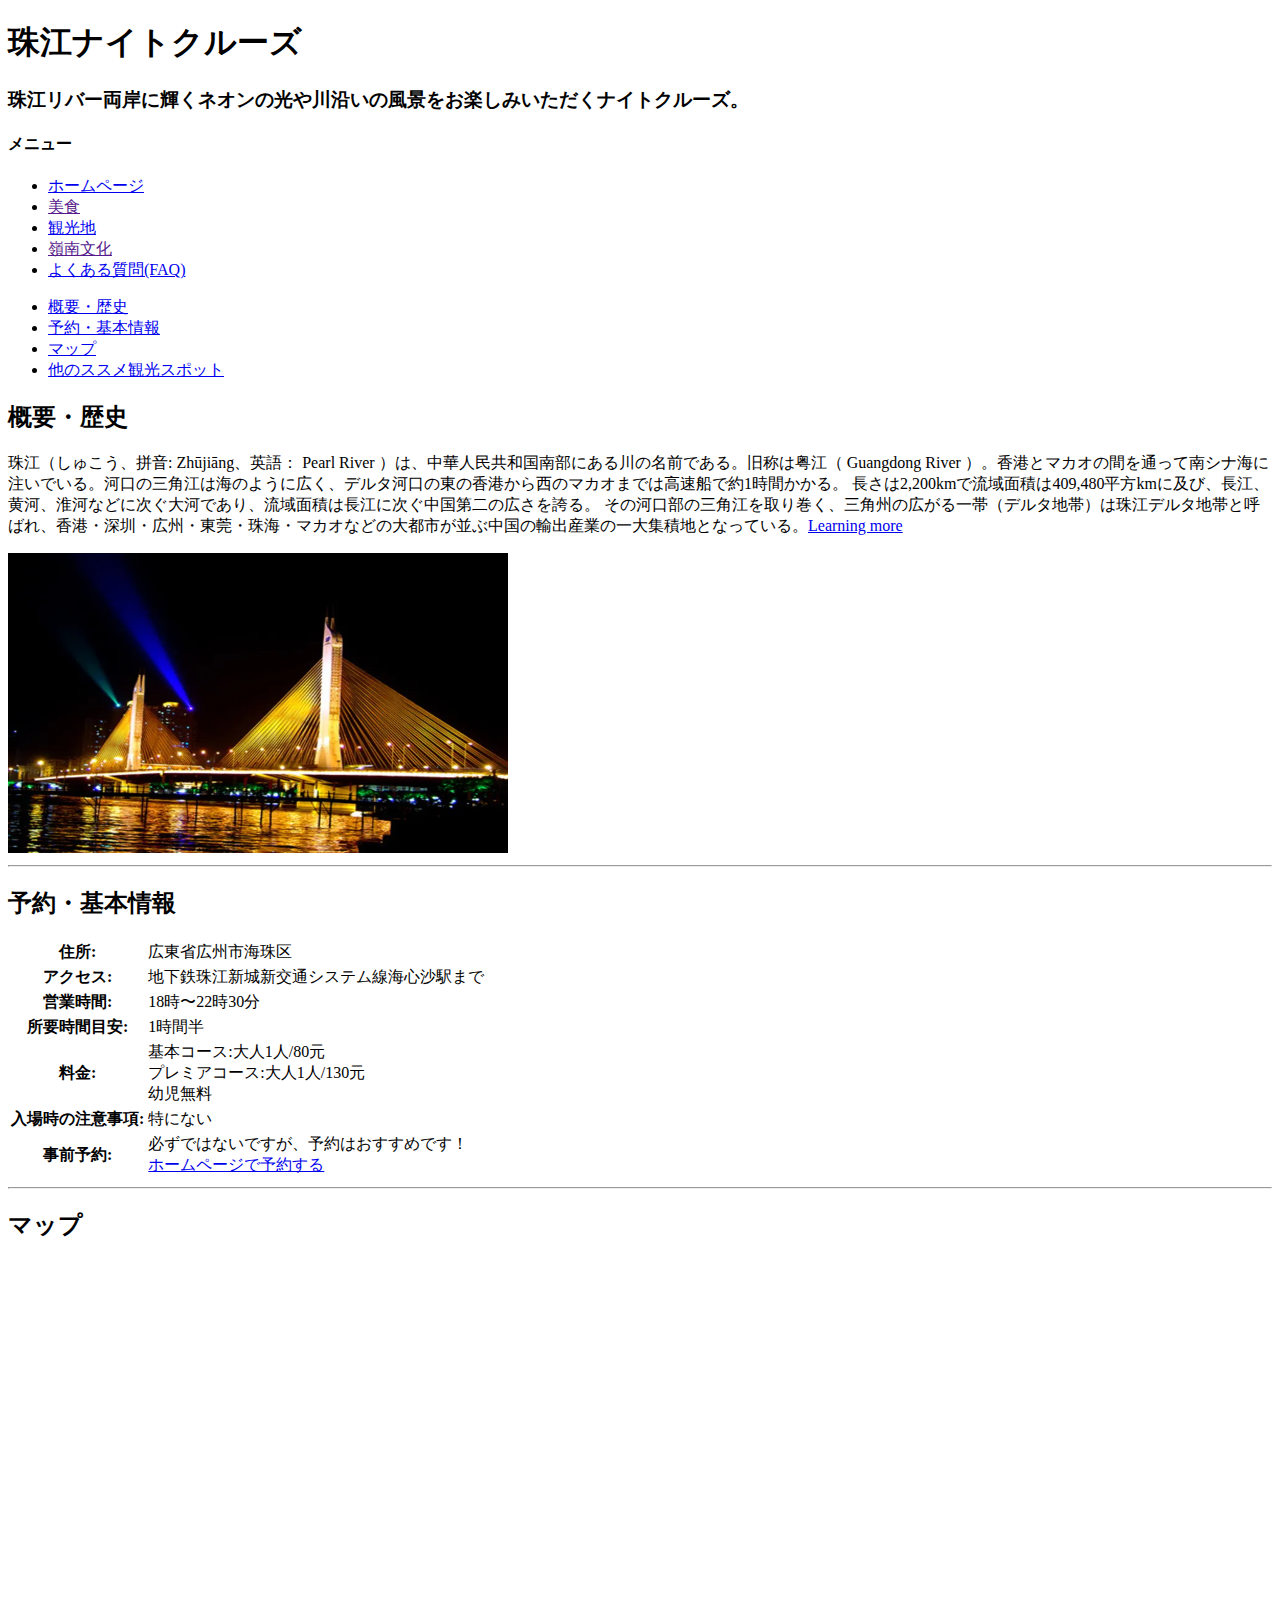
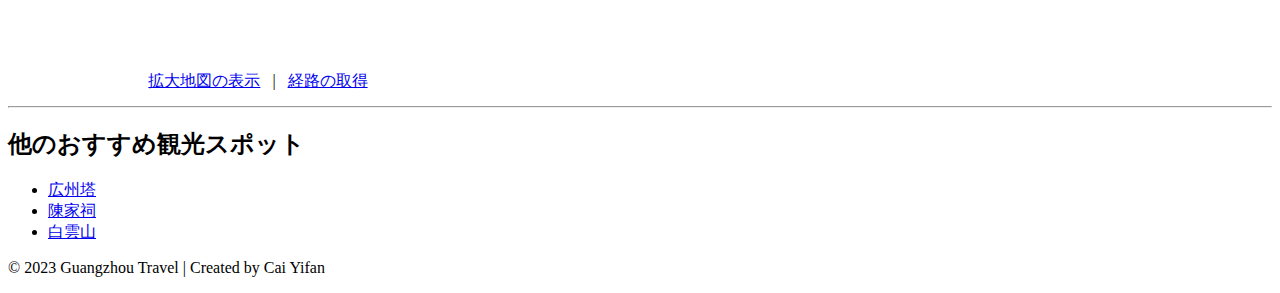
<file: homework/pearlRiver.html>
<!DOCTYPE html>
<html lang="ja">
<head>
    <meta charset="UTF-8">
    <meta http-equiv="X-UA-Compatible" content="IE=edge">
    <meta name="viewport" content="width=device-width, initial-scale=1.0">
    <meta name="description" content="Discovering the Famous Tourist Spots in Guangzhou">
    <meta name="robots" content="index,follow">
    <meta name="author" content="Cai Yifan">
    <link rel="icon" href="https://cdn.dribbble.com/users/420263/screenshots/3399171/guangzhou.jpg">
    <base target="_blank">
    <title>珠江ナイトクルーズ</title>
</head>
<body>
    <header>
        <h1>珠江ナイトクルーズ</h1>
        <h3>珠江リバー両岸に輝くネオンの光や川沿いの風景をお楽しみいただくナイトクルーズ。</h3>
        <nav>
            <h4>メニュー</h4>
            <ul>
                <li><a href="./index.html">ホームページ</a></li>
                <li><a href="">美食</a></li>
                <li><a href="./touristSpots.html">観光地</a></li>
                <li><a href="">嶺南文化</a></li>
                <li><a href="./FAQ.html">よくある質問(FAQ)</a></li>
            </ul>
        </nav>
        <div>
            <ul>
                <li><a href="#summary" target="_self">概要・歴史</a></li>
                <li><a href="#reservation" target="_self">予約・基本情報</a></li>
                <li><a href="#map" target="_self">マップ</a></li>
                <li><a href="#otherRecommend" target="_self">他のススメ観光スポット</a></li>
            </ul>
        </div>
    </header>
    <main>
        <section id="summary">
            <h2>概要・歴史</h2>
            <p>珠江（しゅこう、拼音: Zhūjiāng、英語： Pearl River ）は、中華人民共和国南部にある川の名前である。旧称は粤江（ Guangdong River ）。香港とマカオの間を通って南シナ海に注いでいる。河口の三角江は海のように広く、デルタ河口の東の香港から西のマカオまでは高速船で約1時間かかる。
                長さは2,200kmで流域面積は409,480平方kmに及び、長江、黄河、淮河などに次ぐ大河であり、流域面積は長江に次ぐ中国第二の広さを誇る。
                その河口部の三角江を取り巻く、三角州の広がる一帯（デルタ地帯）は珠江デルタ地帯と呼ばれ、香港・深圳・広州・東莞・珠海・マカオなどの大都市が並ぶ中国の輸出産業の一大集積地となっている。<a href="http://www.peopleschina.com/zhuanti/2016-04/15/content_719377.htm">Learning more</a>
                </p>
                <img width="500" height="300" src="./iamges/pearlRiver.jpg" alt="pearlRiver" />
        </section>
        <hr />
        <section id="reservation">
            <h2>予約・基本情報</h2>
            <table>
                <tr>
                    <th>住所:</th>
                    <td>広東省広州市海珠区</td>
                </tr>
                <tr>
                    <th>アクセス:</th>
                    <td>地下鉄珠江新城新交通システム線海心沙駅まで</td>
                </tr>
                <tr>
                    <th>営業時間:</th>
                    <td>18時〜22時30分</td>
                </tr>
                <tr>
                    <th>所要時間目安:</th>
                    <td>1時間半</td>
                </tr>
                <tr>
                    <th>料金:</th>
                    <td>
                        基本コース:大人1人/80元　 <br />プレミアコース:大人1人/130元<br />
                        幼児無料
                    </td>
                </tr>
                <tr>
                    <th>入場時の注意事項:</th>
                    <td>特にない</td>
                </tr>
                <tr>
                    <th>事前予約:</th>
                    <td>必ずではないですが、予約はおすすめです！<br />
                        <a href="http://www.zhujiangyeyou.net/col.jsp?id=117">ホームページで予約する</a>
                    </td>
                </tr>
            </table>
        </section>
        <hr />
        <section id="map">
            <h2>マップ</h2>
            <div>
                <iframe width="500" height="400" frameborder="0" src="https://www.bing.com/maps/embed?h=400&w=500&cp=23.11393483709415~113.32213871428046&lvl=15.94&typ=d&sty=r&src=SHELL&FORM=MBEDV8" scrolling="no">
                </iframe>
                <div style="white-space: nowrap; text-align: center; width: 500px; padding: 6px 0;">
                   <a id="largeMapLink" target="_blank" href="https://www.bing.com/maps?cp=23.11393483709415~113.32213871428046&amp;sty=r&amp;lvl=15.94&amp;FORM=MBEDLD">拡大地図の表示</a> &nbsp; | &nbsp;
                   <a id="dirMapLink" target="_blank" href="https://www.bing.com/maps/directions?cp=23.11393483709415~113.32213871428046&amp;sty=r&amp;lvl=15.94&amp;rtp=~pos.23.11393483709415_113.32213871428046____&amp;FORM=MBEDLD">経路の取得</a>
               </div>
           </div>
        </section>
        <hr />
        <section id="otherRecommend">
            <h2>他のおすすめ観光スポット</h2>
            <ul>
                <li><a href="./canTonTower.html">広州塔</a></li>
                <li><a href="./chenClanAcademy.html">陳家祠</a></li>
                <li><a href="./baiYunMountain.html">白雲山</a></li>
            </ul>
        </section>
    </main>
    <footer>
        <p>© 2023 Guangzhou Travel | Created by Cai Yifan</p>
    </footer>
</body>
</html>
</file>
<file: assign/style.css>
* {
  padding: 0;
  border: 0;
  -webkit-box-sizing: border-box;
          box-sizing: border-box;
  margin: 0;
  font-family: 'Noto Serif JP', serif;
}

body {
  overflow-x: hidden;
  position: relative;
  max-width: 140rem;
}

body div.icon {
  display: -webkit-box;
  display: -ms-flexbox;
  display: flex;
  -webkit-box-pack: start;
      -ms-flex-pack: start;
          justify-content: flex-start;
  height: 15vh;
}

body div.icon h1 {
  -webkit-box-flex: 11;
      -ms-flex: 11  1 200px;
          flex: 11  1 200px;
  margin-left: 3%;
  font-family: 'Zhi Mang Xing', cursive;
  font-size: 1.8rem;
  padding-top: 5vh;
  font-size: 4rem;
  margin-left: 0px;
}

body div.icon img {
  -webkit-box-flex: 1;
      -ms-flex: 1 1 100px;
          flex: 1 1 100px;
  margin-top: 5px;
  height: 100%;
  width: 9%;
}

body nav {
  width: 100%;
  position: -webkit-sticky;
  position: sticky;
}

body nav ul {
  display: -webkit-box;
  display: -ms-flexbox;
  display: flex;
  list-style-type: none;
  position: relative;
  background: -webkit-gradient(linear, left top, right top, from(rgba(49, 145, 209, 0.6)), to(#13688d));
  background: linear-gradient(to right, rgba(49, 145, 209, 0.6), #13688d);
}

body nav ul li {
  -webkit-box-flex: 1;
      -ms-flex: 1;
          flex: 1;
  display: -webkit-box;
  display: -ms-flexbox;
  display: flex;
  -webkit-box-pack: space-evenly;
      -ms-flex-pack: space-evenly;
          justify-content: space-evenly;
}

body nav ul li a {
  line-height: 15px;
  width: 100%;
  color: #fff;
  text-decoration: none;
  font-size: 1.2rem;
  padding: 25px;
  padding-left: 5px;
  padding-right: 5px;
  text-align: center;
  font-weight: 500;
  z-index: 2;
}

body nav .slider {
  width: 20%;
  height: 100%;
  background-color: #57abef;
  border-radius: 4px;
  position: absolute;
  bottom: 0;
  z-index: 1;
  -webkit-transition: all ease 0.5s;
  transition: all ease 0.5s;
  -webkit-animation: 2s ease-in-out waves infinite;
          animation: 2s ease-in-out waves infinite;
  border: 2px solid white;
}

body nav li:nth-child(1):hover ~ .slider {
  left: 0px;
}

body nav li:nth-child(2):hover ~ .slider {
  left: 20%;
}

body nav li:nth-child(3):hover ~ .slider {
  left: 40%;
}

body nav li:nth-child(4):hover ~ .slider {
  left: 60%;
}

body nav li:nth-child(5):hover ~ .slider {
  left: 81%;
}

body div.image {
  width: 100%;
  margin: 0 auto;
  height: 70%;
  position: relative;
  -webkit-clip-path: polygon(0 0, 100% 0, 100% 75%, 0 100%);
          clip-path: polygon(0 0, 100% 0, 100% 75%, 0 100%);
  display: block;
  -webkit-animation: showUp 1s ease-in .1s;
          animation: showUp 1s ease-in .1s;
  display: -webkit-box;
  display: -ms-flexbox;
  display: flex;
  -webkit-box-orient: vertical;
  -webkit-box-direction: normal;
      -ms-flex-direction: column;
          flex-direction: column;
  margin-top: 2rem;
  background-size: cover;
  padding-left: 6rem;
  left: 6%;
}

body div.image div.wapper {
  background: rgba(0, 0, 0, 0.4);
  position: relative;
  width: 1100px;
  height: 700px;
}

body div.image div.wapper img {
  -webkit-filter: blur(0.5px);
          filter: blur(0.5px);
  z-index: -2;
  width: 100%;
  height: 100%;
  top: 0;
  position: absolute;
  background-size: cover;
}

body div.image .slogan {
  height: 50px;
  width: 550px;
  top: 20%;
  left: 10%;
  position: absolute;
  z-index: 2;
  padding-left: 2rem;
  background-color: transparent;
  color: #f0ebeb;
  font-size: 4rem;
}

body div.image .btn {
  display: inline-block;
  border: .5px solid whitesmoke;
  width: 150px;
  height: 50px;
  font-weight: 600;
  text-align: center;
  padding: .55rem;
  top: 60%;
  left: 30%;
  border-radius: 10px;
  margin-top: -50px;
  text-decoration: none;
  color: white;
  font-size: 1.1rem;
  position: absolute;
}

body div.image .btn:active {
  -webkit-transform: scale(0.9);
          transform: scale(0.9);
}

body div.image .btn:hover {
  background-color: #dcdbdb;
  color: #575757;
  -webkit-transition: all .2s ease-in;
  transition: all .2s ease-in;
}

body main {
  position: relative;
  margin-top: 10px;
  padding-top: 8px;
  padding-right: 6rem;
  padding-left: 7rem;
  height: 55rem;
}

body main div.introduction {
  text-align: center;
  margin: 0 auto;
}

body main div.introduction #intro {
  display: inline-block;
  background-image: -webkit-gradient(linear, left bottom, right top, from(#1494ae), to(#13688d));
  background-image: linear-gradient(to right top, #1494ae, #13688d);
  -webkit-background-clip: text;
  color: transparent;
  letter-spacing: .2rem;
  -webkit-transition: all .2s;
  transition: all .2s;
  font-size: 2.6rem;
}

body main div.introduction #intro:hover {
  -webkit-transform: skewY(-10deg);
          transform: skewY(-10deg);
  text-shadow: 0.5rem 1rem 2rem rgba(0, 0, 0, 0.2);
}

body main article {
  margin-top: 10px;
  padding: 4rem;
  height: 70vh;
}

body main article div.row {
  max-width: 114rem;
  background-color: #57abef;
  margin: 0 auto;
  margin-bottom: 2rem;
}

body main article div.row .col-1-of-2 {
  width: calc((100% - 6rem)/2);
  float: left;
}

body main article div.row .col-1-of-2:not(:last-child) {
  margin-right: 6rem;
}

body main article div.row p.paragraph {
  font-size: 1.2rem;
}

body main article div.row p.paragraph:not(:last-child) {
  margin-bottom: 3rem;
}

body main article div.row2 {
  max-width: 114rem;
  background-color: #57abef;
  margin: 0 auto;
  margin-top: 10rem;
}

body main article div.row2 .col-1-of-2 {
  margin-top: 40px;
  width: calc((100% - 6rem)/2);
  float: left;
}

body main article div.row2 .col-1-of-2:not(:last-child) {
  margin-right: 6rem;
}

body main article div.row2 .col-1-of-2 iframe {
  width: 100%;
  height: 300px;
  -webkit-box-shadow: 0 1.5rem 4rem rgba(0, 0, 0, 0.4);
          box-shadow: 0 1.5rem 4rem rgba(0, 0, 0, 0.4);
}

body main article div.row2 h3 {
  font-size: 1.3rem;
}

body main article div.row2 p.paragraph {
  margin-top: .5rem;
  font-size: 1.2rem;
}

body main article div.row2 p.paragraph:not(:last-child) {
  margin-bottom: 3rem;
}

body main article div.row2 .culture {
  margin-top: 9rem;
}

body main article .composition {
  position: relative;
}

body main article .composition_photo {
  width: 55%;
  -webkit-box-shadow: 0 1.5rem 4rem rgba(0, 0, 0, 0.4);
          box-shadow: 0 1.5rem 4rem rgba(0, 0, 0, 0.4);
  border-radius: 2px;
  position: absolute;
  -webkit-transition: all .2s;
  transition: all .2s;
  outline-offset: .5rem;
}

body main article .composition_photo--p1 {
  left: 0;
  top: -2rem;
}

body main article .composition_photo--p2 {
  right: 0;
  top: 2rem;
}

body main article .composition_photo--p3 {
  left: 20%;
  top: 9rem;
}

body main article .composition_photo:hover {
  outline: 0.5rem solid #13688d;
  -webkit-transform: scale(1.05) translateY(-0.6rem);
          transform: scale(1.05) translateY(-0.6rem);
  -webkit-box-shadow: 0 2.5rem 4rem rgba(0, 0, 0, 0.4);
          box-shadow: 0 2.5rem 4rem rgba(0, 0, 0, 0.4);
  z-index: 20;
}

body main article .composition_photo:hover:not(:hover) {
  -webkit-transform: scale(0.9);
          transform: scale(0.9);
}

body div.foot {
  height: 280px;
  width: 100%;
  bottom: 0;
  background-color: #13688d;
  position: relative;
}

body div.foot .copyRight {
  display: block;
  width: 500px;
  top: 85%;
  left: 35%;
  position: absolute;
  color: #fff;
}

body div.foot div.selfintro {
  color: #fff;
  position: absolute;
  top: 10%;
  left: 22%;
  line-height: 35px;
}

body div.foot div.selfintro h3 {
  margin-bottom: 25px;
  font-size: 1.5rem;
}

body div.foot .contactMe {
  text-decoration: none;
  position: absolute;
  left: 60%;
  top: 30%;
  color: white;
  padding: 1rem;
  width: 200px;
  height: 60px;
  text-align: center;
  border: 1px solid whitesmoke;
  border-radius: 30px;
  font-weight: 600;
}

body div.foot .contactMe:hover {
  background-color: whitesmoke;
  color: #575757;
  -webkit-transition: all .2s ease-in;
  transition: all .2s ease-in;
}

@-webkit-keyframes showUp {
  0% {
    opacity: 0;
    -webkit-transform: translateX(-100px);
            transform: translateX(-100px);
  }
  100% {
    opacity: 1;
  }
}

@keyframes showUp {
  0% {
    opacity: 0;
    -webkit-transform: translateX(-100px);
            transform: translateX(-100px);
  }
  100% {
    opacity: 1;
  }
}
/*# sourceMappingURL=style.css.map */
</file>
